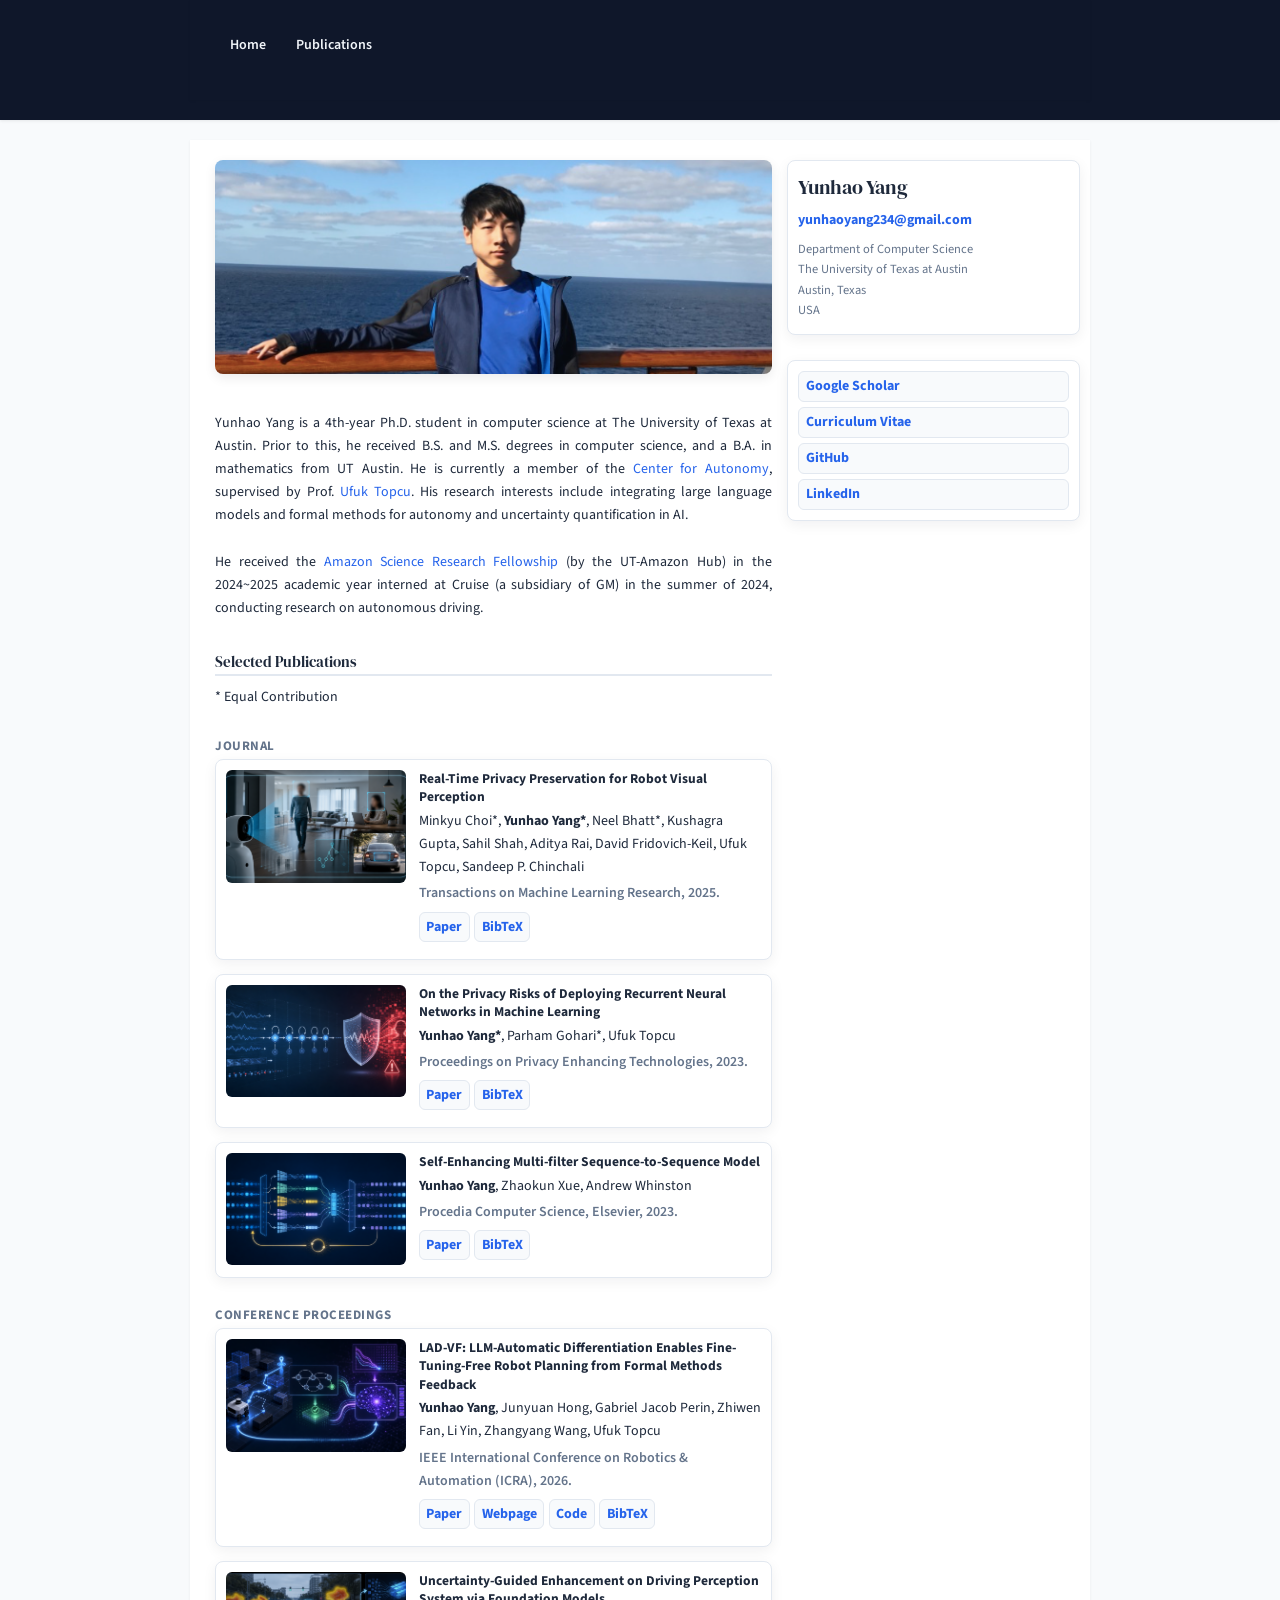
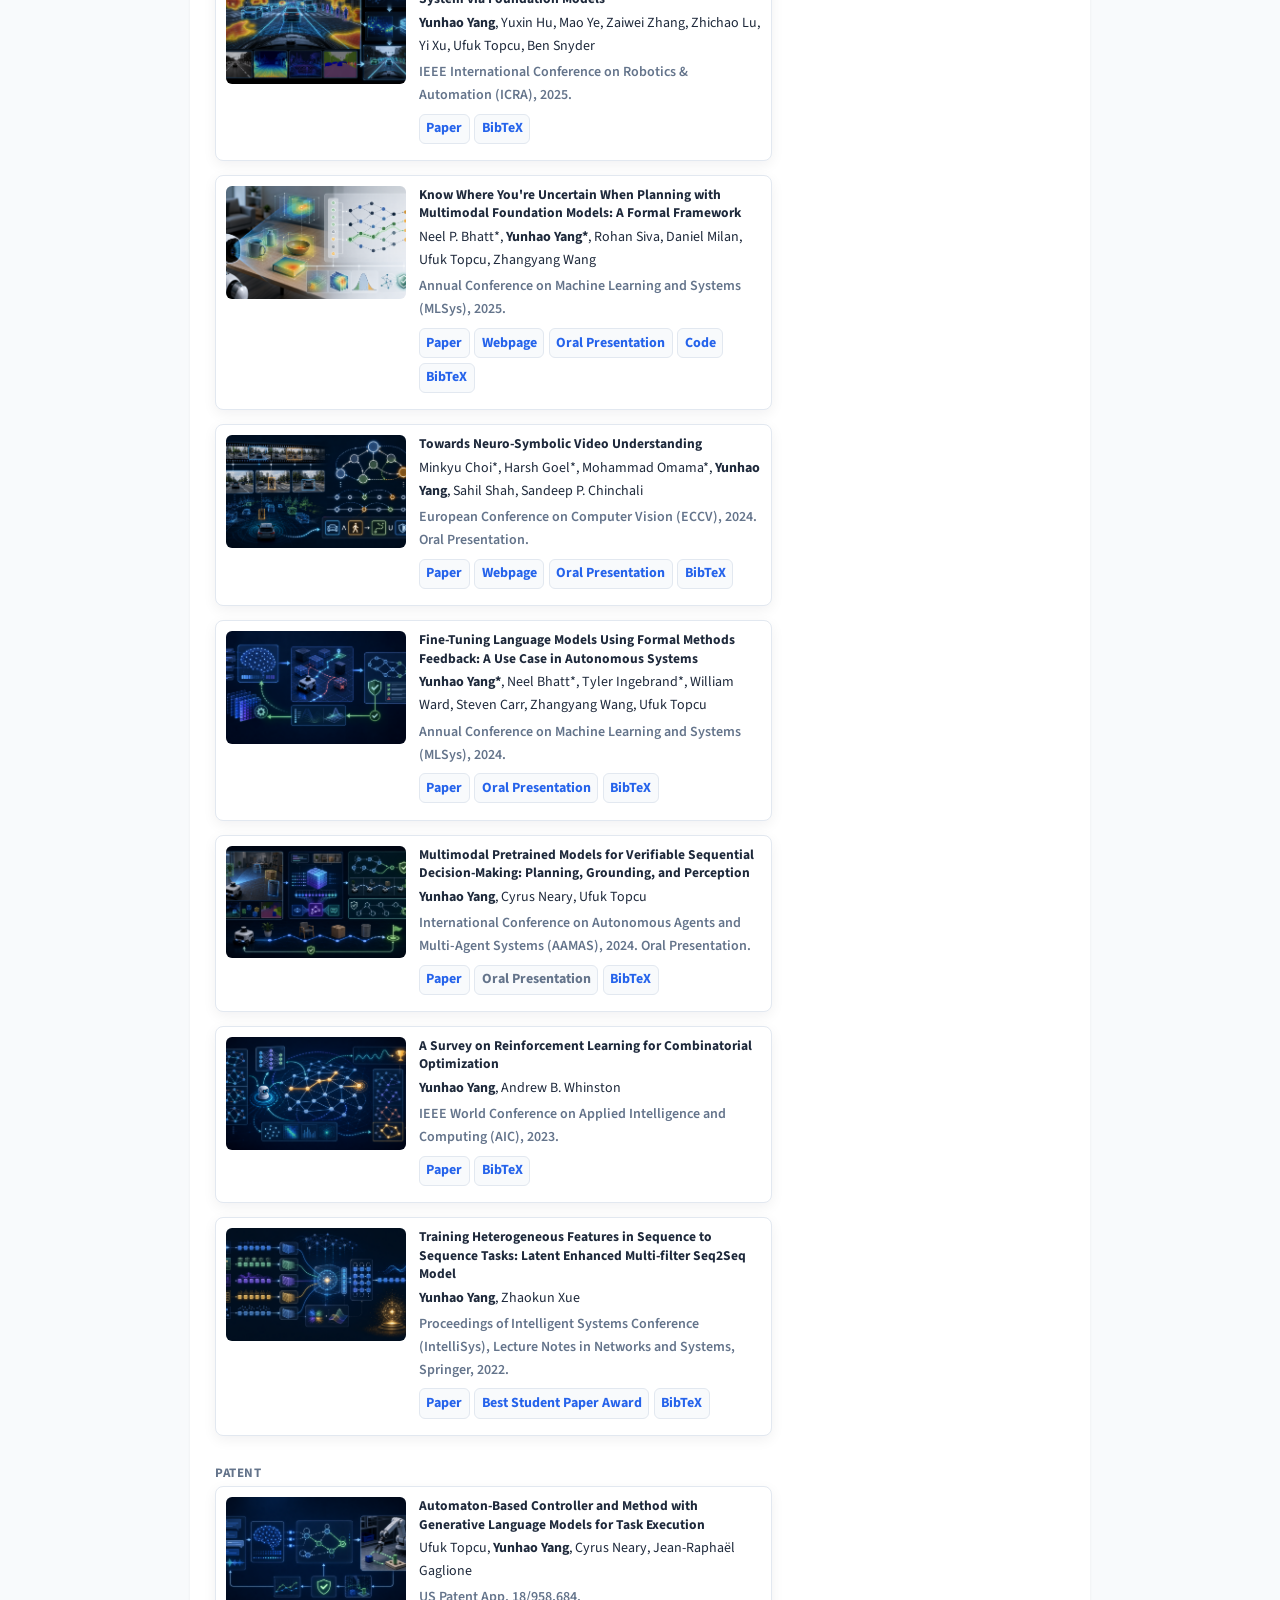
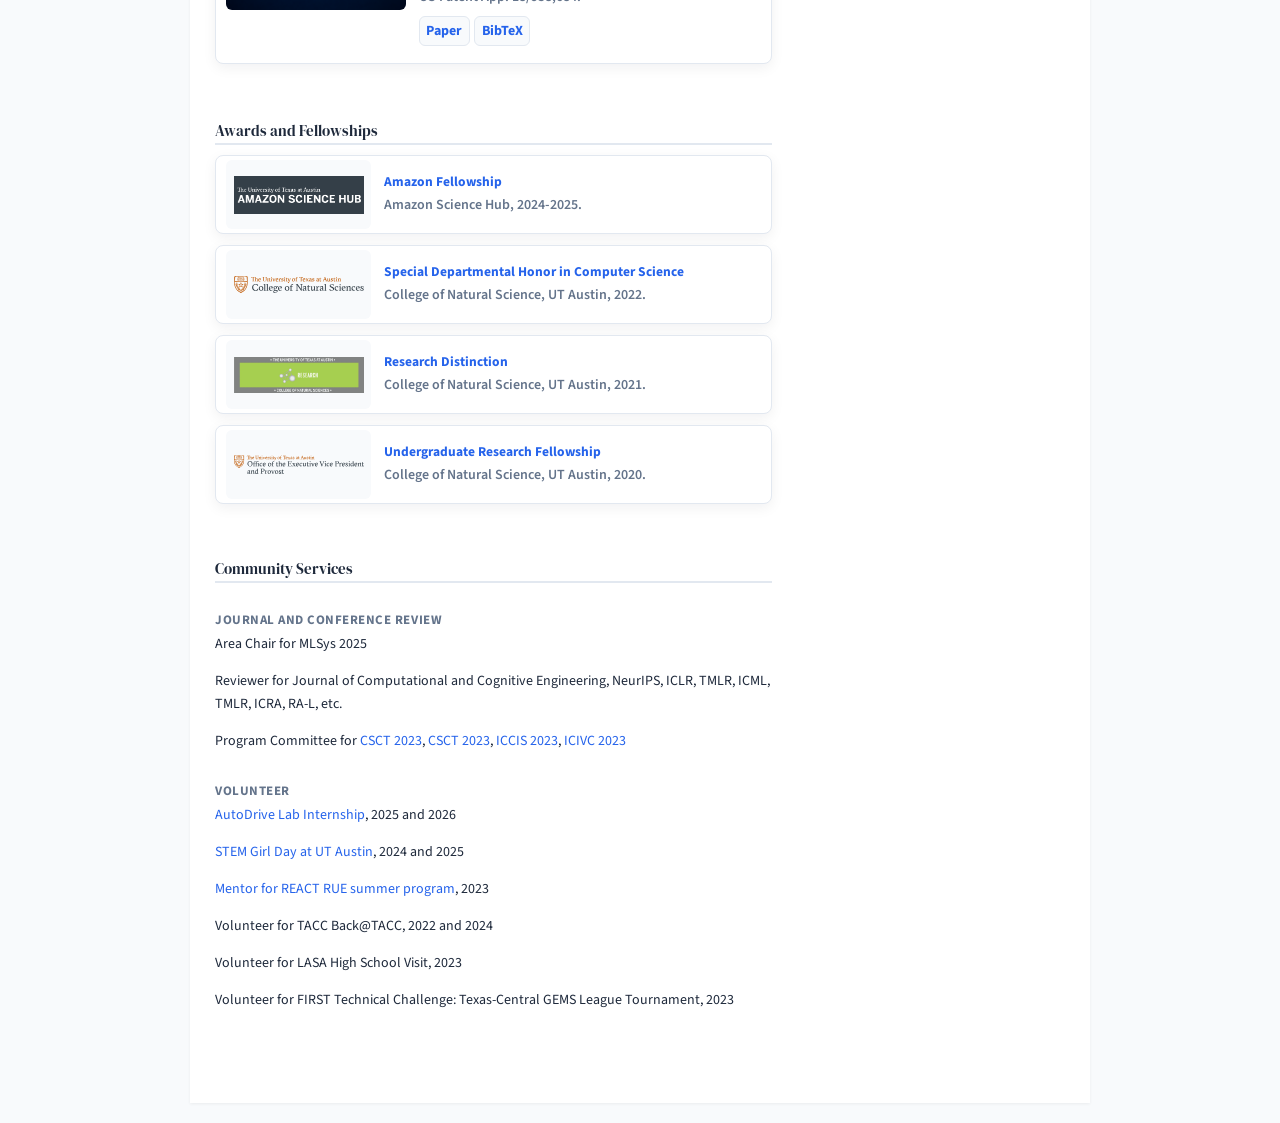
<file: index.html>
<!DOCTYPE html>
<!--
    Plain-Academic by Vasilios Mavroudis
    Released under the Simplified BSD License/FreeBSD (2-clause) License.
    https://github.com/mavroudisv/plain-academic
-->

<html lang="en">
<head>
  <title>Yunhao Yang's Website</title>
  <meta charset="utf-8">
  <meta name="viewport" content="width=device-width, initial-scale=1">
  <link rel="stylesheet" href="https://maxcdn.bootstrapcdn.com/bootstrap/3.3.6/css/bootstrap.min.css">
  <script src="https://ajax.googleapis.com/ajax/libs/jquery/1.12.0/jquery.min.js"></script>
  <script src="https://maxcdn.bootstrapcdn.com/bootstrap/3.3.6/js/bootstrap.min.js"></script>
  <link href="https://fonts.googleapis.com/css2?family=DM+Serif+Display:ital@0;1&family=Source+Sans+3:ital,wght@0,400;0,600;0,700;1,400&display=swap" rel="stylesheet">
  <style>
    :root {
      --accent: #2563eb;
      --accent-soft: #3b82f6;
      --text: #1e293b;
      --text-muted: #64748b;
      --bg-subtle: #f8fafc;
      --border: #e2e8f0;
      --nav-bg: #0f172a;
      --nav-text: #f1f5f9;
    }
    body {
      font-family: 'Source Sans 3', -apple-system, BlinkMacSystemFont, sans-serif;
      color: var(--text);
      line-height: 1.65;
      background: var(--bg-subtle);
    }
    .navbar-inverse,
    .navbar-inverse .navbar-header,
    .navbar-inverse .navbar-collapse,
    .navbar-inverse .container {
      background: var(--nav-bg) !important;
      border: none;
    }
    .navbar-inverse {
      border-radius: 0;
      box-shadow: 0 1px 3px rgba(0,0,0,0.08);
    }
    .navbar-inverse .navbar-toggle {
      border-color: var(--nav-text);
      background: transparent !important;
    }
    .navbar-inverse .navbar-toggle .icon-bar {
      background-color: var(--nav-text);
    }
    .navbar-inverse .navbar-nav > li > a {
      color: var(--nav-text);
      font-weight: 600;
    }
    .navbar-inverse .navbar-nav > li > a:hover {
      color: #93c5fd;
    }
    .container {
      background: #fff;
      box-shadow: 0 1px 3px rgba(0,0,0,0.06);
      padding: 2rem 2.5rem 3rem;
      margin-bottom: 2rem;
    }
    @media (min-width: 768px) {
      .container { max-width: 900px; }
    }
    .img-responsive {
      border-radius: 8px;
      box-shadow: 0 4px 12px rgba(0,0,0,0.08);
      max-height: 320px;
      width: auto;
      object-fit: cover;
    }
    a {
      color: var(--accent);
      text-decoration: none;
    }
    a:hover {
      color: var(--accent-soft);
      text-decoration: underline;
    }
    .col-md-8 > div[style*="margin-top:3%"] {
      margin-top: 1.5rem !important;
      font-size: 1.4rem;
    }
    .col-md-4 .col-md-4:first-of-type {
      padding-left: 0;
    }
    .sidebar-name {
      font-family: 'DM Serif Display', Georgia, serif;
      font-size: 2rem;
      font-weight: 400;
      color: var(--text);
      letter-spacing: -0.02em;
      margin-bottom: 0.5rem;
    }
    .sidebar-block {
      margin-bottom: 1.5rem;
    }
    .profile-card {
      padding: 1rem;
      border: 1px solid var(--border);
      border-radius: 8px;
      background: #ffffff;
      box-shadow: 0 4px 14px rgba(15, 23, 42, 0.06);
    }
    .profile-card + .profile-card {
      margin-top: 1rem;
    }
    .profile-email {
      display: inline-block;
      margin-bottom: 0.65rem;
      font-weight: 700;
    }
    .profile-affiliation {
      margin-bottom: 0;
    }
    .profile-links {
      display: grid;
      gap: 0.5rem;
    }
    .profile-links a {
      display: flex;
      align-items: center;
      min-height: 2.15rem;
      padding: 0.3rem 0.7rem;
      border: 1px solid var(--border);
      border-radius: 6px;
      background: var(--bg-subtle);
      font-weight: 700;
    }
    .profile-links a:hover {
      border-color: #bfdbfe;
      background: #eff6ff;
      text-decoration: none;
    }
    .sidebar-block dd {
      margin-left: 0;
      margin-bottom: 0.4rem;
      font-size: 1.25rem;
    }
    .sidebar-block p {
      font-size: 1.25rem;
      color: var(--text-muted);
      margin-bottom: 0.25rem;
    }
    h2 {
      font-family: 'DM Serif Display', Georgia, serif;
      font-size: 1.5rem;
      color: var(--text);
      margin-top: 2.25rem;
      margin-bottom: 1rem;
      padding-bottom: 0.35rem;
      border-bottom: 2px solid var(--border);
    }
    h2:first-of-type { margin-top: 0; }
    #publications { margin-top: 2.5rem; }
    h3 {
      font-size: 1.3rem;
      font-weight: 700;
      color: var(--text-muted);
      text-transform: uppercase;
      letter-spacing: 0.04em;
      margin-top: 2rem;
      margin-bottom: 0.6rem;
    }
    header h3 { margin-top: 3rem; }
    .col-md-8 p {
      margin-bottom: 0.9rem;
    }
    #publications ~ p {
      margin-bottom: 1.4rem;
    }
    .pub-card {
      display: flex;
      gap: 1.25rem;
      align-items: flex-start;
      padding: 1rem;
      margin-bottom: 1.4rem;
      border: 1px solid var(--border);
      border-radius: 8px;
      background: #ffffff;
      box-shadow: 0 4px 14px rgba(15, 23, 42, 0.06);
    }
    .pub-thumb {
      flex: 0 0 180px;
      aspect-ratio: 16 / 10;
      overflow: hidden;
      border-radius: 6px;
      background: var(--bg-subtle);
    }
    .pub-thumb img {
      width: 100%;
      height: 100%;
      object-fit: cover;
      display: block;
    }
    .pub-content {
      flex: 1;
      min-width: 0;
    }
    .pub-title {
      font-weight: 700;
      font-size: 1.35rem;
      line-height: 1.35;
      margin-bottom: 0.35rem;
    }
    .pub-authors {
      margin-bottom: 0.3rem;
    }
    .pub-venue {
      color: var(--text-muted);
      font-weight: 600;
      margin-bottom: 0.65rem;
    }
    .pub-links {
      display: flex;
      flex-wrap: wrap;
      gap: 0.45rem;
      margin-bottom: 0.65rem;
    }
    .pub-links a,
    .pub-badge,
    .pub-bibtex summary {
      display: inline-flex;
      align-items: center;
      min-height: 2rem;
      padding: 0.25rem 0.65rem;
      border: 1px solid var(--border);
      border-radius: 6px;
      color: var(--accent);
      background: var(--bg-subtle);
      font-weight: 700;
      cursor: pointer;
    }
    .pub-badge {
      color: var(--text-muted);
      cursor: default;
    }
    .pub-links a:hover,
    .pub-bibtex summary:hover {
      border-color: #bfdbfe;
      background: #eff6ff;
      text-decoration: none;
    }
    .pub-bibtex {
      display: inline-block;
      margin: 0;
    }
    .pub-bibtex pre {
      margin: 0.65rem 0 0;
      padding: 0.85rem;
      white-space: pre-wrap;
      word-break: break-word;
      color: #334155;
      background: #f8fafc;
      border: 1px solid var(--border);
      border-radius: 6px;
      font-size: 1.15rem;
      line-height: 1.45;
    }
    .award-card {
      display: flex;
      gap: 1.25rem;
      align-items: center;
      padding: 4px 1rem;
      margin-bottom: 1.1rem;
      border: 1px solid var(--border);
      border-radius: 8px;
      background: #ffffff;
      box-shadow: 0 4px 14px rgba(15, 23, 42, 0.06);
    }
    .award-logo {
      flex: 0 0 145px;
      min-height: 64px;
      display: flex;
      align-items: center;
      justify-content: center;
      padding: 2.5px 0.75rem;
      border-radius: 6px;
      background: var(--bg-subtle);
    }
    .award-logo img {
      width: auto;
      height: 64px;
      max-width: 100%;
      object-fit: contain;
      display: block;
    }
    .award-content {
      flex: 1;
      min-width: 0;
    }
    .award-title {
      font-weight: 700;
      font-size: 1.35rem;
      line-height: 1.35;
      margin-bottom: 0.25rem;
    }
    .award-meta {
      color: var(--text-muted);
      font-weight: 600;
    }
    @media (max-width: 767px) {
      .pub-card {
        flex-direction: column;
      }
      .pub-thumb {
        width: 100%;
        flex-basis: auto;
      }
      .award-card {
        align-items: flex-start;
      }
      .award-logo {
        flex: 0 0 115px;
      }
    }
    .col-md-8[style*="height: 100vh"] {
      height: auto !important;
    }
    html { scroll-behavior: smooth; }
  </style>
</head>
<body>


<!-- Navigation -->
	<nav class="navbar navbar-inverse navbar-static-top" role="navigation">
	  <div class="container">
		<div class="navbar-header">
		  <button type="button" class="navbar-toggle collapsed" data-toggle="collapse" data-target="#bs-example-navbar-collapse-1">
						<span class="sr-only">Toggle navigation</span>
						<span class="icon-bar"></span>
						<span class="icon-bar"></span>
						<span class="icon-bar"></span>
					</button>
		</div>

		<!-- Collect the nav links, forms, and other content for toggling -->
		<div class="collapse navbar-collapse" id="bs-example-navbar-collapse-1">
		  <ul class="nav navbar-nav">
				  <li><a href="index.html">Home</a></li>
				  <li><a href="#publications">Publications</a></li> 
		  </ul>
		</div>
	  </div>
	</nav>
  
  <!-- Page Content -->
    <div class="container">

        <div class="row">

            <!-- Entries Column -->
            <div class="col-md-8" style="height: 100vh;">
                
                <!-- Main Image -->
                <img class="img-responsive" src="pic3.png" alt=""><br>
                
                <div style="margin-top:3%; text-align:justify;">                
					<p>Yunhao Yang is a 4th-year Ph.D. student in computer science at The University of Texas at Austin. Prior to this, he received B.S. and M.S. degrees in computer science, and a B.A. in mathematics from UT Austin. 
                        He is currently a member of the <a href="https://autonomy.oden.utexas.edu">Center for Autonomy</a>, supervised by Prof. <a href="https://scholar.google.com/citations?user=jeNGFfQAAAAJ&hl=en">Ufuk Topcu</a>. 
                        His research interests include integrating large language models and formal methods for autonomy and uncertainty quantification in AI.
                        <br>
                        <br>
                        He received the <a href="https://sciencehub.utexas.edu/phd-fellowship-recipients/" target="_blank">Amazon Science Research Fellowship</a> (by the UT-Amazon Hub) in the 2024~2025 academic year 
                        interned at Cruise (a subsidiary of GM) in the summer of 2024, conducting research on autonomous driving.
                    </p>
                </div>
            </div> 

            <!-- Contact Info on the Sidebar -->
            <div class="col-md-4 sidebar-block profile-card">
                <div class="sidebar-name">Yunhao Yang</div>
                <a class="profile-email" href="mailto:yunhaoyang234@gmail.com">yunhaoyang234@gmail.com</a>
                <p class="profile-affiliation">Department of Computer Science<br>
                The University of Texas at Austin<br>
                Austin, Texas<br>
                USA
                </p>
            </div>
            
            
            <!-- Links on the Sidebar -->
            <div class="col-md-4 sidebar-block profile-card">
              <div class="profile-links">
                <a href="https://scholar.google.com/citations?user=hEKrDSEAAAAJ&hl=en" target="_blank" rel="noopener noreferrer">Google Scholar</a>
                <a href="https://yunhaoyang234.github.io/cv.pdf" target="_blank" rel="noopener noreferrer">Curriculum Vitae</a>
                <a href="https://github.com/yunhaoyang234" target="_blank" rel="noopener noreferrer">GitHub</a>
                <a href="https://www.linkedin.com/in/yunhao-yang-755a7a159/" target="_blank" rel="noopener noreferrer">LinkedIn</a>
              </div>
            </div>
            
            
            <!-- Publications -->
            <div class="col-md-8" style="height: 100vh;">    
                <h2 id="publications">Selected Publications</h2>
                
                <p>
                  * Equal Contribution
                </p>

                <header>
                    <h3>Journal</h3>
                </header>
                
                <article class="pub-card">
                    <div class="pub-thumb">
                        <img src="images/privacy-robot-perception.png" alt="Robot visual perception privacy preservation thumbnail">
                    </div>
                    <div class="pub-content">
                        <div class="pub-title">Real-Time Privacy Preservation for Robot Visual Perception</div>
                        <div class="pub-authors">Minkyu Choi*, <b>Yunhao Yang*</b>, Neel Bhatt*, Kushagra Gupta, Sahil Shah, Aditya Rai, David Fridovich-Keil, Ufuk Topcu, Sandeep P. Chinchali</div>
                        <div class="pub-venue">Transactions on Machine Learning Research, 2025.</div>
                        <div class="pub-links">
                            <a href="https://openreview.net/forum?id=uMf2vn8396" target="_blank" rel="noopener noreferrer">Paper</a>
                            <details class="pub-bibtex">
                                <summary>BibTeX</summary>
<pre>@article{choi2025real,
  title={Real-Time Privacy Preservation for Robot Visual Perception},
  author={Choi, Minkyu and Yang, Yunhao and Bhatt, Neel P. and Gupta, Kushagra and Shah, Sahil and Rai, Aditya and Fridovich-Keil, David and Topcu, Ufuk and Chinchali, Sandeep P.},
  journal={Transactions on Machine Learning Research},
  year={2025},
  url={https://openreview.net/forum?id=uMf2vn8396}
}</pre>
                            </details>
                        </div>
                    </div>
                </article>

                <article class="pub-card">
                    <div class="pub-thumb">
                        <img src="images/rnn-privacy-risks.png" alt="Privacy risks in recurrent neural networks thumbnail">
                    </div>
                    <div class="pub-content">
                        <div class="pub-title">On the Privacy Risks of Deploying Recurrent Neural Networks in Machine Learning</div>
                        <div class="pub-authors"><b>Yunhao Yang*</b>, Parham Gohari*, Ufuk Topcu</div>
                        <div class="pub-venue">Proceedings on Privacy Enhancing Technologies, 2023.</div>
                        <div class="pub-links">
                            <a href="https://arxiv.org/abs/2110.03054" target="_blank" rel="noopener noreferrer">Paper</a>
                            <details class="pub-bibtex">
                                <summary>BibTeX</summary>
<pre>@article{yang2023privacy,
  title={On the Privacy Risks of Deploying Recurrent Neural Networks in Machine Learning},
  author={Yang, Yunhao and Gohari, Parham and Topcu, Ufuk},
  journal={Proceedings on Privacy Enhancing Technologies},
  year={2023},
  url={https://arxiv.org/abs/2110.03054}
}</pre>
                            </details>
                        </div>
                    </div>
                </article>

                <article class="pub-card">
                    <div class="pub-thumb">
                        <img src="images/self-enhancing-seq2seq.png" alt="Self-enhancing sequence-to-sequence model thumbnail">
                    </div>
                    <div class="pub-content">
                        <div class="pub-title">Self-Enhancing Multi-filter Sequence-to-Sequence Model</div>
                        <div class="pub-authors"><b>Yunhao Yang</b>, Zhaokun Xue, Andrew Whinston</div>
                        <div class="pub-venue">Procedia Computer Science, Elsevier, 2023.</div>
                        <div class="pub-links">
                            <a href="https://arxiv.org/abs/2109.12399" target="_blank" rel="noopener noreferrer">Paper</a>
                            <details class="pub-bibtex">
                                <summary>BibTeX</summary>
<pre>@article{yang2023selfenhancing,
  title={Self-Enhancing Multi-filter Sequence-to-Sequence Model},
  author={Yang, Yunhao and Xue, Zhaokun and Whinston, Andrew},
  journal={Procedia Computer Science},
  publisher={Elsevier},
  year={2023},
  url={https://arxiv.org/abs/2109.12399}
}</pre>
                            </details>
                        </div>
                    </div>
                </article>

                <header>
                    <h3>Conference Proceedings</h3>
                </header>
                <article class="pub-card">
                    <div class="pub-thumb">
                        <img src="images/lad-vf.png" alt="LAD-VF robot planning thumbnail">
                    </div>
                    <div class="pub-content">
                        <div class="pub-title">LAD-VF: LLM-Automatic Differentiation Enables Fine-Tuning-Free Robot Planning from Formal Methods Feedback</div>
                        <div class="pub-authors"><b>Yunhao Yang</b>, Junyuan Hong, Gabriel Jacob Perin, Zhiwen Fan, Li Yin, Zhangyang Wang, Ufuk Topcu</div>
                        <div class="pub-venue">IEEE International Conference on Robotics &amp; Automation (ICRA), 2026.</div>
                        <div class="pub-links">
                            <a href="https://arxiv.org/pdf/2509.18384" target="_blank" rel="noopener noreferrer">Paper</a>
                            <a href="https://lad-vf.github.io/" target="_blank" rel="noopener noreferrer">Webpage</a>
                            <a href="https://github.com/gabjp/adalflow_safety" target="_blank" rel="noopener noreferrer">Code</a>
                            <details class="pub-bibtex">
                                <summary>BibTeX</summary>
<pre>@inproceedings{yang2026ladvf,
  title={LAD-VF: LLM-Automatic Differentiation Enables Fine-Tuning-Free Robot Planning from Formal Methods Feedback},
  author={Yang, Yunhao and Hong, Junyuan and Perin, Gabriel Jacob and Fan, Zhiwen and Yin, Li and Wang, Zhangyang and Topcu, Ufuk},
  booktitle={IEEE International Conference on Robotics and Automation},
  year={2026},
  url={https://lad-vf.github.io/}
}</pre>
                            </details>
                        </div>
                    </div>
                </article>

                <article class="pub-card">
                    <div class="pub-thumb">
                        <img src="images/driving-perception-uncertainty.png" alt="Uncertainty-guided driving perception thumbnail">
                    </div>
                    <div class="pub-content">
                        <div class="pub-title">Uncertainty-Guided Enhancement on Driving Perception System via Foundation Models</div>
                        <div class="pub-authors"><b>Yunhao Yang</b>, Yuxin Hu, Mao Ye, Zaiwei Zhang, Zhichao Lu, Yi Xu, Ufuk Topcu, Ben Snyder</div>
                        <div class="pub-venue">IEEE International Conference on Robotics &amp; Automation (ICRA), 2025.</div>
                        <div class="pub-links">
                            <a href="https://arxiv.org/pdf/2410.01144" target="_blank" rel="noopener noreferrer">Paper</a>
                            <details class="pub-bibtex">
                                <summary>BibTeX</summary>
<pre>@inproceedings{yang2025uncertaintyguided,
  title={Uncertainty-Guided Enhancement on Driving Perception System via Foundation Models},
  author={Yang, Yunhao and Hu, Yuxin and Ye, Mao and Zhang, Zaiwei and Lu, Zhichao and Xu, Yi and Topcu, Ufuk and Snyder, Ben},
  booktitle={IEEE International Conference on Robotics and Automation},
  year={2025},
  url={https://arxiv.org/abs/2410.01144}
}</pre>
                            </details>
                        </div>
                    </div>
                </article>

                <article class="pub-card">
                    <div class="pub-thumb">
                        <img src="images/uncertainty-planning.png" alt="Uncertainty-aware multimodal planning thumbnail">
                    </div>
                    <div class="pub-content">
                        <div class="pub-title">Know Where You're Uncertain When Planning with Multimodal Foundation Models: A Formal Framework</div>
                        <div class="pub-authors">Neel P. Bhatt*, <b>Yunhao Yang*</b>, Rohan Siva, Daniel Milan, Ufuk Topcu, Zhangyang Wang</div>
                        <div class="pub-venue">Annual Conference on Machine Learning and Systems (MLSys), 2025.</div>
                        <div class="pub-links">
                            <a href="https://openreview.net/pdf/750774ad7b26f2cab7dc975ca051390aff5ff20c.pdf" target="_blank" rel="noopener noreferrer">Paper</a>
                            <a href="https://uncertainty-in-planning.github.io/" target="_blank" rel="noopener noreferrer">Webpage</a>
                            <a href="https://slideslive.com/39042985/know-where-youre-uncertain-when-planning-with-multimodal-foundation-models-a-formal-framework" target="_blank" rel="noopener noreferrer">Oral Presentation</a>
                            <a href="https://github.com/uncertainty-in-planning/uncertainty-in-planning.github.io?tab=readme-ov-file" target="_blank" rel="noopener noreferrer">Code</a>
                            <details class="pub-bibtex">
                                <summary>BibTeX</summary>
<pre>@inproceedings{bhatt2025know,
  title={Know Where You're Uncertain When Planning with Multimodal Foundation Models: A Formal Framework},
  author={Bhatt, Neel P. and Yang, Yunhao and Siva, Rohan and Milan, Daniel and Topcu, Ufuk and Wang, Zhangyang},
  booktitle={Proceedings of the 8th Annual Conference on Machine Learning and Systems},
  year={2025},
  url={https://uncertainty-in-planning.github.io/}
}</pre>
                            </details>
                        </div>
                    </div>
                </article>

                <article class="pub-card">
                    <div class="pub-thumb">
                        <img src="images/neuro-symbolic-video.png" alt="Neuro-symbolic video understanding thumbnail">
                    </div>
                    <div class="pub-content">
                        <div class="pub-title">Towards Neuro-Symbolic Video Understanding</div>
                        <div class="pub-authors">Minkyu Choi*, Harsh Goel*, Mohammad Omama*, <b>Yunhao Yang</b>, Sahil Shah, Sandeep P. Chinchali</div>
                        <div class="pub-venue">European Conference on Computer Vision (ECCV), 2024. Oral Presentation.</div>
                        <div class="pub-links">
                            <a href="https://arxiv.org/abs/2403.11021" target="_blank" rel="noopener noreferrer">Paper</a>
                            <a href="https://anoymousu1.github.io/nsvs-anonymous.github.io/" target="_blank" rel="noopener noreferrer">Webpage</a>
                            <a href="https://www.youtube.com/watch?v=p8Lvt-Gacu0" target="_blank" rel="noopener noreferrer">Oral Presentation</a>
                            <details class="pub-bibtex">
                                <summary>BibTeX</summary>
<pre>@inproceedings{choi2024towards,
  title={Towards Neuro-Symbolic Video Understanding},
  author={Choi, Minkyu and Goel, Harsh and Omama, Mohammad and Yang, Yunhao and Shah, Sahil and Chinchali, Sandeep P.},
  booktitle={European Conference on Computer Vision},
  year={2024}
}</pre>
                            </details>
                        </div>
                    </div>
                </article>

                <article class="pub-card">
                    <div class="pub-thumb">
                        <img src="images/formal-methods-feedback.png" alt="Formal methods feedback for language model fine-tuning thumbnail">
                    </div>
                    <div class="pub-content">
                        <div class="pub-title">Fine-Tuning Language Models Using Formal Methods Feedback: A Use Case in Autonomous Systems</div>
                        <div class="pub-authors"><b>Yunhao Yang*</b>, Neel Bhatt*, Tyler Ingebrand*, William Ward, Steven Carr, Zhangyang Wang, Ufuk Topcu</div>
                        <div class="pub-venue">Annual Conference on Machine Learning and Systems (MLSys), 2024.</div>
                        <div class="pub-links">
                            <a href="https://arxiv.org/abs/2310.18239" target="_blank" rel="noopener noreferrer">Paper</a>
                            <a href="https://mlsys.org/virtual/2024/poster/2657" target="_blank" rel="noopener noreferrer">Oral Presentation</a>
                            <details class="pub-bibtex">
                                <summary>BibTeX</summary>
<pre>@inproceedings{yang2024finetuning,
  title={Fine-Tuning Language Models Using Formal Methods Feedback: A Use Case in Autonomous Systems},
  author={Yang, Yunhao and Bhatt, Neel and Ingebrand, Tyler and Ward, William and Carr, Steven and Wang, Zhangyang and Topcu, Ufuk},
  booktitle={Annual Conference on Machine Learning and Systems},
  year={2024},
  url={https://arxiv.org/abs/2310.18239}
}</pre>
                            </details>
                        </div>
                    </div>
                </article>

                <article class="pub-card">
                    <div class="pub-thumb">
                        <img src="images/verifiable-decision-making.png" alt="Verifiable sequential decision-making thumbnail">
                    </div>
                    <div class="pub-content">
                        <div class="pub-title">Multimodal Pretrained Models for Verifiable Sequential Decision-Making: Planning, Grounding, and Perception</div>
                        <div class="pub-authors"><b>Yunhao Yang</b>, Cyrus Neary, Ufuk Topcu</div>
                        <div class="pub-venue">International Conference on Autonomous Agents and Multi-Agent Systems (AAMAS), 2024. Oral Presentation.</div>
                        <div class="pub-links">
                            <a href="https://arxiv.org/abs/2308.05295" target="_blank" rel="noopener noreferrer">Paper</a>
                            <span class="pub-badge">Oral Presentation</span>
                            <details class="pub-bibtex">
                                <summary>BibTeX</summary>
<pre>@inproceedings{yang2024multimodal,
  title={Multimodal Pretrained Models for Verifiable Sequential Decision-Making: Planning, Grounding, and Perception},
  author={Yang, Yunhao and Neary, Cyrus and Topcu, Ufuk},
  booktitle={International Conference on Autonomous Agents and Multi-Agent Systems},
  year={2024},
  url={https://arxiv.org/abs/2308.05295}
}</pre>
                            </details>
                        </div>
                    </div>
                </article>

                <article class="pub-card">
                    <div class="pub-thumb">
                        <img src="images/rl-combinatorial-optimization.png" alt="Reinforcement learning for combinatorial optimization thumbnail">
                    </div>
                    <div class="pub-content">
                        <div class="pub-title">A Survey on Reinforcement Learning for Combinatorial Optimization</div>
                        <div class="pub-authors"><b>Yunhao Yang</b>, Andrew B. Whinston</div>
                        <div class="pub-venue">IEEE World Conference on Applied Intelligence and Computing (AIC), 2023.</div>
                        <div class="pub-links">
                            <a href="https://arxiv.org/abs/2008.12248" target="_blank" rel="noopener noreferrer">Paper</a>
                            <details class="pub-bibtex">
                                <summary>BibTeX</summary>
<pre>@inproceedings{yang2023survey,
  title={A Survey on Reinforcement Learning for Combinatorial Optimization},
  author={Yang, Yunhao and Whinston, Andrew B.},
  booktitle={IEEE World Conference on Applied Intelligence and Computing},
  year={2023},
  url={https://arxiv.org/abs/2008.12248}
}</pre>
                            </details>
                        </div>
                    </div>
                </article>

                <!-- <p>
                    <b>Yunhao Yang</b>, Yi Wang, Chandrajit Bajaj. <a href="https://arxiv.org/abs/2104.00253" target="_blank">Deep Contrastive Patch-Based Subspace Learning for Camera Image Signal Processing</a>
                    <br> IEEE World Conference on Applied Intelligence and Computing (AIC) 2023. <b style="color:blue;">Best Paper Award</b>
                </p> -->

                <!-- <p>
                    Chandrajit Bajaj*, <b>Yunhao Yang*</b> and Yi Wang*. <a href="https://arxiv.org/abs/2111.07499" target="_blank">Recursive Self-Improvement for Camera Image and Signal Processing Pipeline</a>
                    <br> International Conference on Advances in Data-driven Computing and Intelligent Systems (ADCIS) 2022. Lecture Notes in Networks and Systems, Springer.
                </p> -->

                <article class="pub-card">
                    <div class="pub-thumb">
                        <img src="images/latent-enhanced-seq2seq.png" alt="Latent enhanced multi-filter sequence-to-sequence model thumbnail">
                    </div>
                    <div class="pub-content">
                        <div class="pub-title">Training Heterogeneous Features in Sequence to Sequence Tasks: Latent Enhanced Multi-filter Seq2Seq Model</div>
                        <div class="pub-authors"><b>Yunhao Yang</b>, Zhaokun Xue</div>
                        <div class="pub-venue">Proceedings of Intelligent Systems Conference (IntelliSys), Lecture Notes in Networks and Systems, Springer, 2022.</div>
                        <div class="pub-links">
                            <a href="https://arxiv.org/abs/2105.08840" target="_blank" rel="noopener noreferrer">Paper</a>
                            <a href="https://saiconference.com/Conferences/IntelliSys2022" target="_blank" rel="noopener noreferrer">Best Student Paper Award</a>
                            <details class="pub-bibtex">
                                <summary>BibTeX</summary>
<pre>@inproceedings{yang2022training,
  title={Training Heterogeneous Features in Sequence to Sequence Tasks: Latent Enhanced Multi-filter Seq2Seq Model},
  author={Yang, Yunhao and Xue, Zhaokun},
  booktitle={Proceedings of Intelligent Systems Conference},
  series={Lecture Notes in Networks and Systems},
  publisher={Springer},
  year={2022},
  url={https://arxiv.org/abs/2105.08840}
}</pre>
                            </details>
                        </div>
                    </div>
                </article>

                <!-- <p>
                    <b>Yunhao Yang</b> and Zhaokun Xue. <a href="https://arxiv.org/abs/2105.08840v1" target="_blank">Representation Learning in Sequence to Sequence Tasks: Multi-filter Gaussian Mixture Autoencoder</a>
                    <br> Proceedings of Future Technologies Conference (FTC) 2021. Lecture Notes in Networks and Systems, Springer.
                </p>

                <p>
                    <b>Yunhao Yang</b> and Andrew B Whinston. <a href="https://arxiv.org/abs/2011.03667" target="_blank">Identifying Mislabeled Images in Supervised Learning Utilizing Autoencoder</a>
                    <br>Proceedings of Future Technologies Conference (FTC) 2021. Lecture Notes in Networks and Systems, Springer.
                </p> -->

                <!-- <header>
                    <h3>Workshop</h3>
                </header>
                <p>
                    <b>Yunhao Yang*</b>, Neel Bhatt*, Tyler Ingebrand*, William Ward, Steven Carr, Zhangyang Wang and Ufuk Topcu. <a href="https://openreview.net/forum?id=fWkTKHWfie" target="_blank">Fine-Tuning Language Models Using Formal Methods Feedback</a>
                    <br> Neuro-Symbolic Learning and Reasoning in the Era of Large Language Models, NuCLeaR@AAAI 2024.
                </p>

                <p>
                    <b>Yunhao Yang</b>, Cyrus Neary and Ufuk Topcu. <a href="https://openreview.net/forum?id=ilSesSBQDh" target="_blank">Multimodal Pretrained Models for Verifiable Sequential Decision-Making: Planning, Grounding, and Perception</a>
                    <br> Foundation Models for Decision Making, FMDM@NeurIPS 2023.
                </p>

                <p>
                    <b>Yunhao Yang</b>, Jean-Raphael Gaglione, Cyrus Neary and Ufuk Topcu. <a href="https://openreview.net/forum?id=3IDdNlRbwk" target="_blank">Large Language Models for Verifiable Sequential Decision-Making in Autonomous Systems</a>
                    <br> Workshop on Language and Robot Learning Language as Grounding, LangRob@CoRL 2023.
                </p> -->

                <header>
                    <h3>Patent</h3>
                </header>

                <article class="pub-card">
                    <div class="pub-thumb">
                        <img src="images/automaton-controller-patent.png" alt="Automaton-based controller patent thumbnail">
                    </div>
                    <div class="pub-content">
                        <div class="pub-title">Automaton-Based Controller and Method with Generative Language Models for Task Execution</div>
                        <div class="pub-authors">Ufuk Topcu, <b>Yunhao Yang</b>, Cyrus Neary, Jean-Raphaël Gaglione</div>
                        <div class="pub-venue">US Patent App. 18/958,684.</div>
                        <div class="pub-links">
                            <a href="https://patents.google.com/patent/US20250172913A1/en" target="_blank" rel="noopener noreferrer">Paper</a>
                            <details class="pub-bibtex">
                                <summary>BibTeX</summary>
<pre>@misc{topcu2025automaton,
  title={Automaton-Based Controller and Method with Generative Language Models for Task Execution},
  author={Topcu, Ufuk and Yang, Yunhao and Neary, Cyrus and Gaglione, Jean-Raphael},
  howpublished={US Patent App. 18/958,684},
  year={2025},
  url={https://patents.google.com/patent/US20250172913A1/en}
}</pre>
                            </details>
                        </div>
                    </div>
                </article>

                <br>

                <h2 id="awards">Awards and Fellowships</h2>
                <article class="award-card">
                    <div class="award-logo">
                        <img src="images/amazon.png" alt="Amazon logo">
                    </div>
                    <div class="award-content">
                        <div class="award-title"><a href="https://sciencehub.utexas.edu/phd-fellowship-recipients/" target="_blank" rel="noopener noreferrer">Amazon Fellowship</a></div>
                        <div class="award-meta">Amazon Science Hub, 2024-2025.</div>
                    </div>
                </article>
                <article class="award-card">
                    <div class="award-logo">
                        <img src="images/cns-logo.svg" alt="College of Natural Sciences logo">
                    </div>
                    <div class="award-content">
                        <div class="award-title"><a href="https://cns.utexas.edu/info-undergraduate-students/events-recognition/other-academic-honors" target="_blank" rel="noopener noreferrer">Special Departmental Honor in Computer Science</a></div>
                        <div class="award-meta">College of Natural Science, UT Austin, 2022.</div>
                    </div>
                </article>
                <article class="award-card">
                    <div class="award-logo">
                        <img src="images/research.jpg.webp" alt="Research Distinction logo">
                    </div>
                    <div class="award-content">
                        <div class="award-title"><a href="https://cns.utexas.edu/info-undergraduate-students/events-recognition/cns-distinctions" target="_blank" rel="noopener noreferrer">Research Distinction</a></div>
                        <div class="award-meta">College of Natural Science, UT Austin, 2021.</div>
                    </div>
                </article>
                <article class="award-card">
                    <div class="award-logo">
                        <img src="images/undergrad-fellow.svg" alt="Undergraduate Research Fellowship logo">
                    </div>
                    <div class="award-content">
                        <div class="award-title"><a href="https://senateofcollegecouncils.utexas.edu/undergraduate-research-scholarship" target="_blank" rel="noopener noreferrer">Undergraduate Research Fellowship</a></div>
                        <div class="award-meta">College of Natural Science, UT Austin, 2020.</div>
                    </div>
                </article>

                <br>

                <h2 id="services">Community Services</h2>
                <header>
                    <h3>Journal and Conference Review</h3>
                </header>
                <p>Area Chair for MLSys 2025</p>
                <p>Reviewer for Journal of Computational and Cognitive Engineering, NeurIPS, ICLR, TMLR, ICML, TMLR, ICRA, RA-L, etc.</p>
                <p>Program Committee for <a href="https://drive.google.com/file/d/1HNU3H3iJ7LRGSAuc7MX2scwFEOavLDG3/view" target="_blank">CSCT 2023</a>,
                <a href="https://drive.google.com/file/d/1HNU3H3iJ7LRGSAuc7MX2scwFEOavLDG3/view" target="_blank">CSCT 2023</a>,
                <a href="https://drive.google.com/file/d/1wEHe76nMONxgF-5Ve0fbuZxBB-_FoKU7/view" target="_blank">ICCIS 2023</a>,
                <a href="https://drive.google.com/file/d/1plSF3BWE0hNbr-wc5pJ6psLLXPCC0ZSQ/view" target="_blank">ICIVC 2023</a> </p>

                <header>
                    <h3>Volunteer</h3>
                </header>
                <p>
                  <a href="https://yunhaoyang234.github.io/OutreachReportFall2025.pdf" target="_blank">AutoDrive Lab Internship</a>, 2025 and 2026
              </p>
                <p>
                    <a href="https://girlday.utexas.edu/" target="_blank">STEM Girl Day at UT Austin</a>, 2024 and 2025
                </p>
                <p>
                    <a href="https://yunhaoyang234.github.io/2023%20REACT%20REU.pdf" target="_blank">Mentor for REACT RUE summer program</a>, 2023
                </p>
                <p>
                    Volunteer for TACC Back@TACC, 2022 and 2024
                </p>
                <p>
                    Volunteer for LASA High School Visit, 2023
                </p>
                <p>
                    Volunteer for FIRST Technical Challenge: Texas-Central GEMS League Tournament, 2023
                </p>

                <br>
                <br>
            </div>

            
        </div>


    </div>
    <!-- /.container -->
    
    <!-- Other people may like it too! -->
    <a style="color:#b5bec9;font-size:0.8em; float:right;" href="https://github.com/mavroudisv/plain-academic"></a> 
    
</body>

</html>
</file>
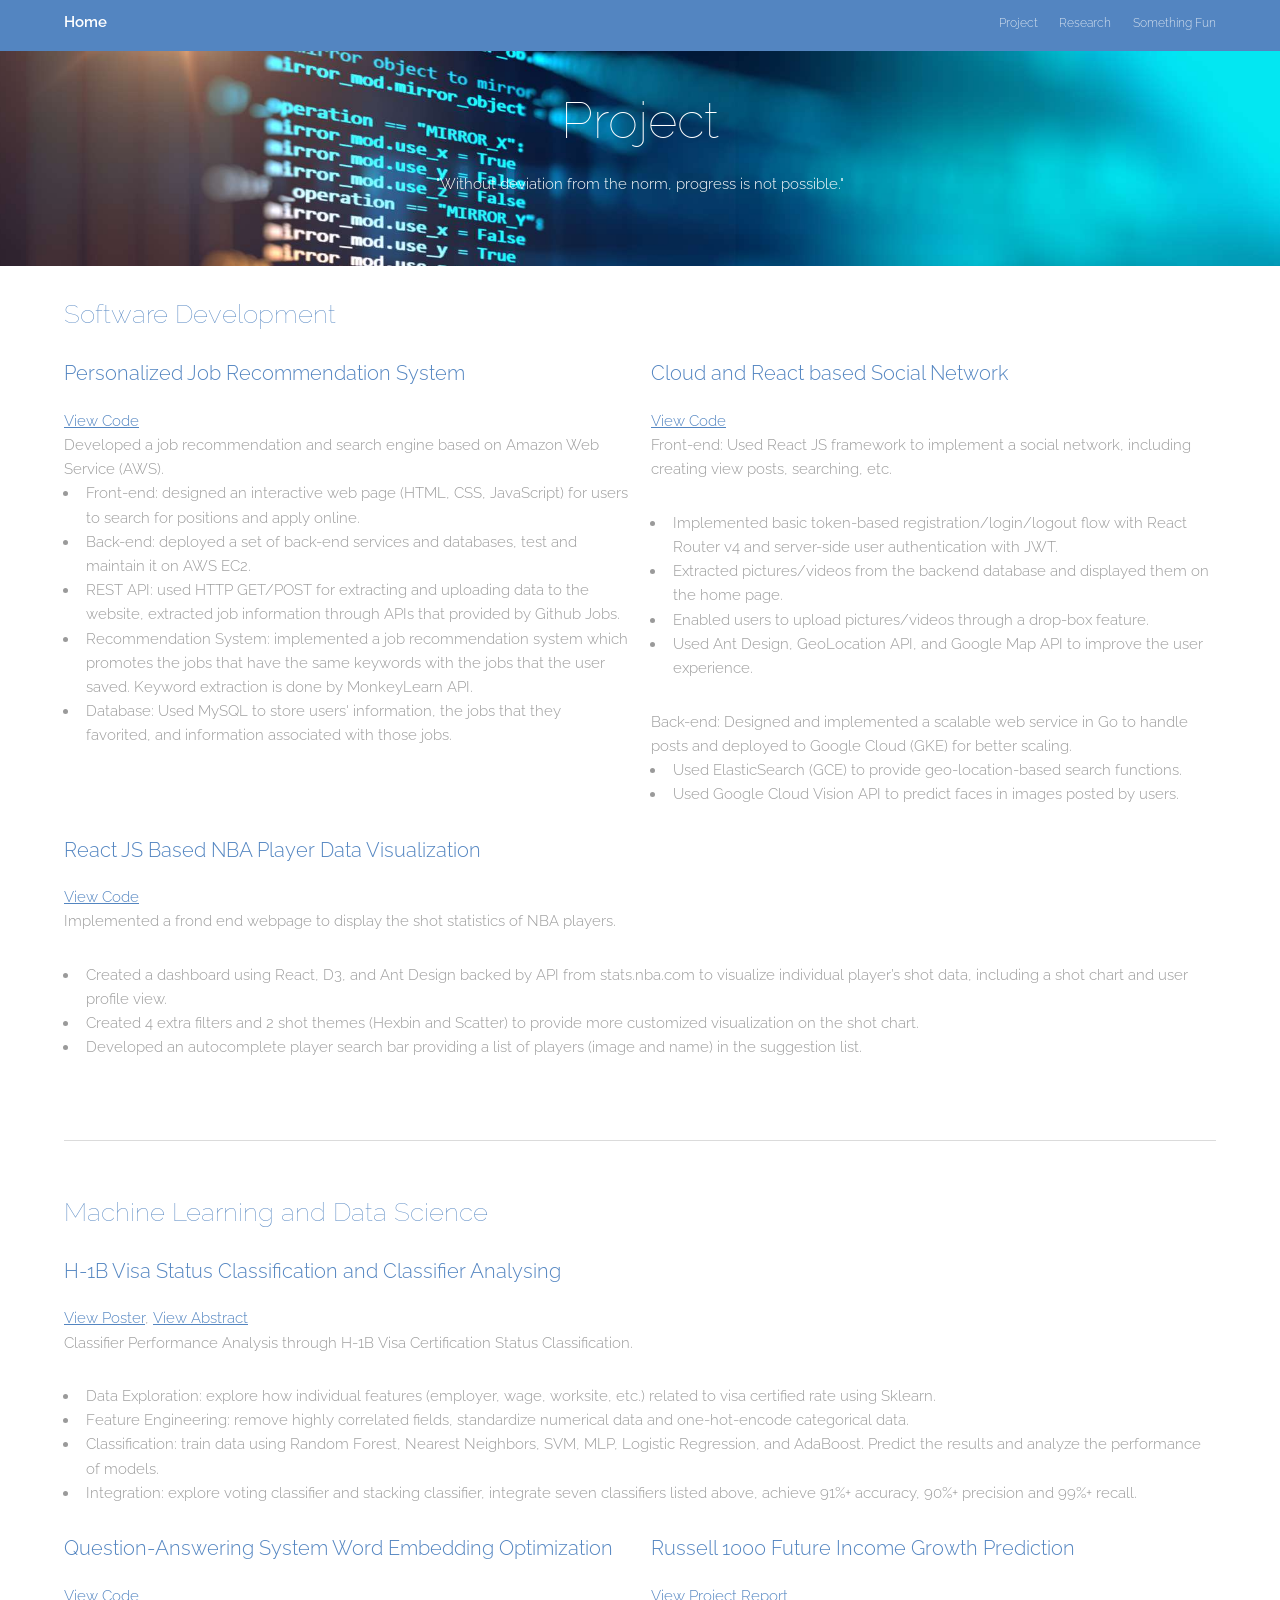
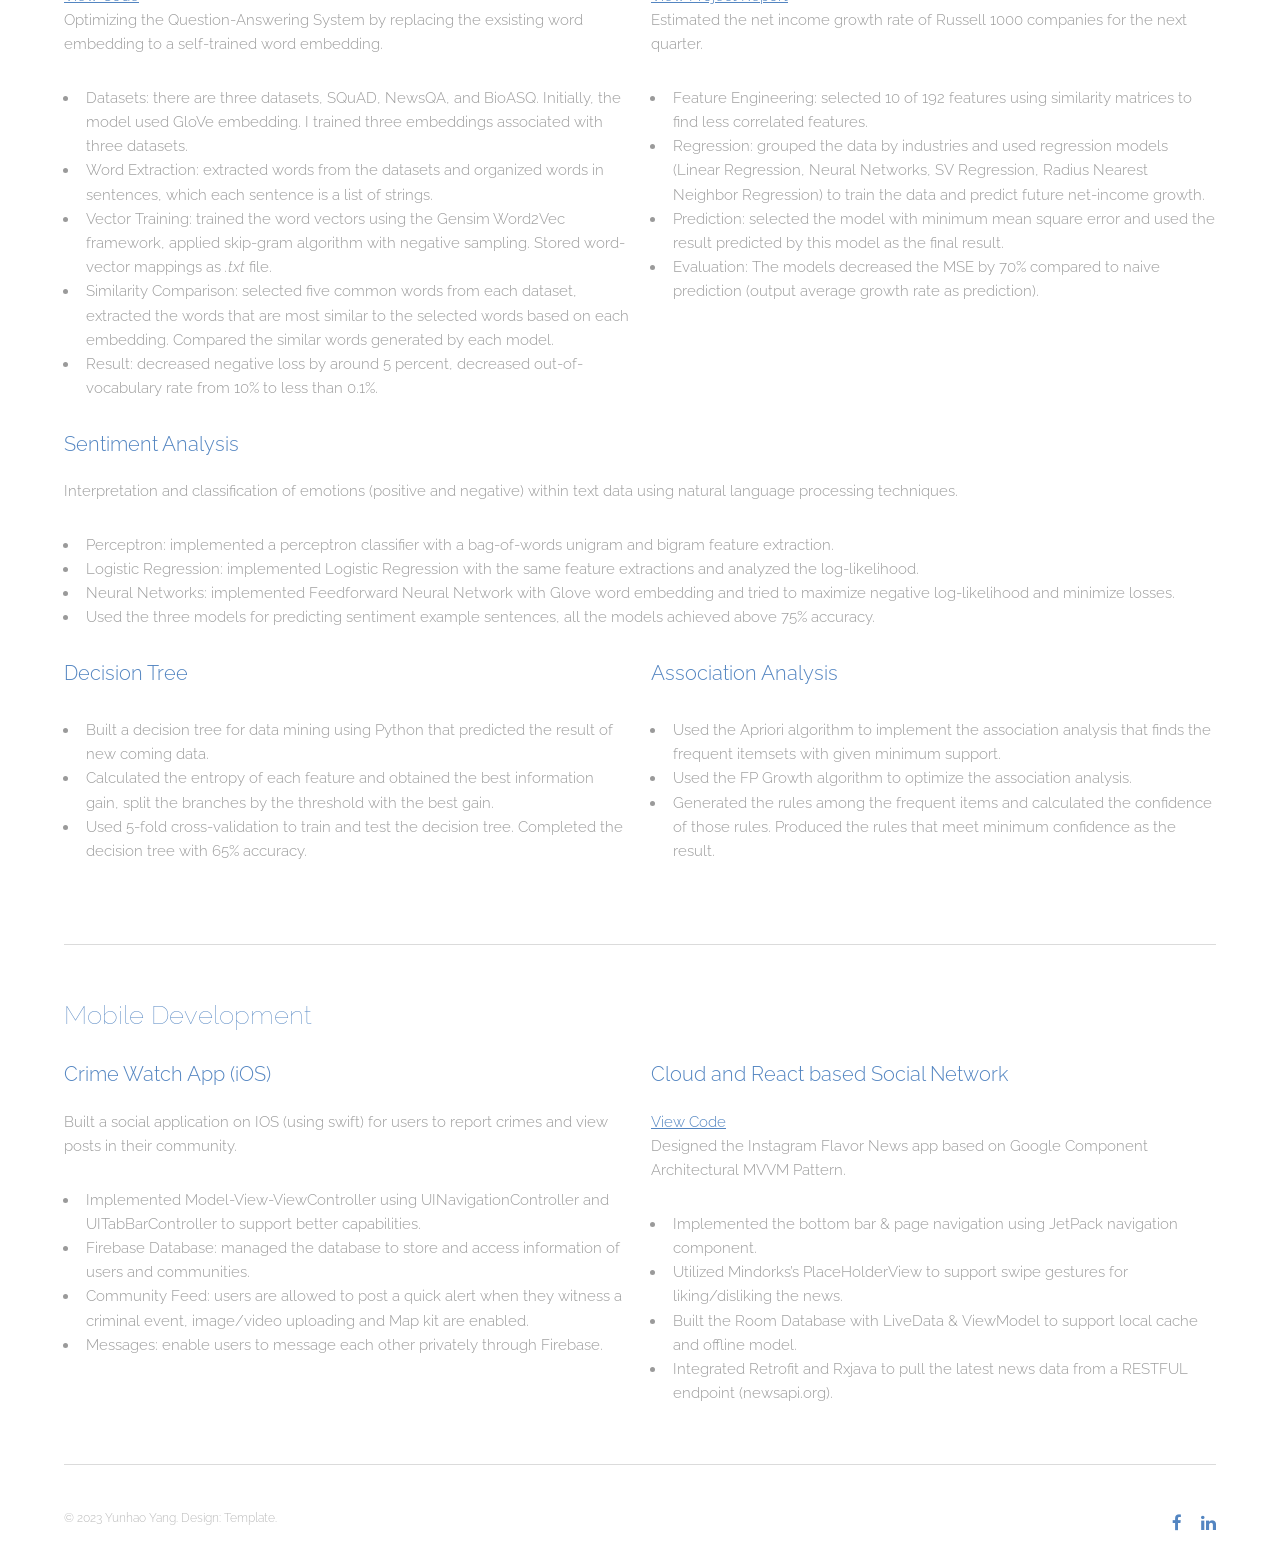
<file: page 3.html>
<!DOCTYPE HTML>
<!--
	Theory by TEMPLATED
	templated.co @templatedco
	Released for free under the Creative Commons Attribution 3.0 license (templated.co/license)
-->
<html>
	<head>
		<title>Yunhao Yang's Projects</title>
		<meta charset="utf-8" />
		<meta name="viewport" content="width=device-width, initial-scale=1" />
		<link rel="stylesheet" href="assets/css/main.css" />
	</head>
	<body class="subpage">

		<!-- Header -->
			<header id="header">
				<div class="inner">
					<a href="https://yunhaoyang234.github.io/" class="logo">Home</a>
					<nav id="nav">
						<a href="https://yunhaoyang234.github.io/page%203.html">Project</a>
						<a href="https://yunhaoyang234.github.io/#publications">Research</a>
						<a href="https://yunhaoyang234.github.io/page%204.html">Something Fun</a>
					</nav>
					<a href="#navPanel" class="navPanelToggle"><span class="fa fa-bars"></span></a>
				</div>
			</header>

		<!-- Main -->
			<section id="banner3">
				<h1>Project</h1>
				<p>"Without deviation from the norm, progress is not possible."</p>
			</section>
			<section id="main" class="wrapper">
				<div class="inner">
				<!-- Content -->
					<h2>Software Development</h2>
					<div class="row">
						<div class="6u 12u$(small)">
							<h3>Personalized Job Recommendation System</h3>
							<a href="https://github.com/yunhaoyang234/JobRecommendation/" target="_blank">View Code</a>
							<br>Developed a job recommendation and search engine based on Amazon Web Service (AWS).
							<ul><li>Front-end: designed an interactive web page (HTML, CSS, JavaScript) for users to search for positions and apply online.
							<li>Back-end: deployed a set of back-end services and databases, test and maintain it on AWS EC2.
							<li>REST API: used HTTP GET/POST for extracting and uploading data to the website, extracted job information through APIs that provided by Github Jobs.
							<li>Recommendation System: implemented a job recommendation system which promotes the jobs that have the same keywords with the jobs that the user saved. Keyword extraction is done by MonkeyLearn API.
							<li>Database: Used MySQL to store users' information, the jobs that they favorited, and information associated with those jobs.</ul></p>
						</div>
						<div class="6u$ 12u$(small)">
							<h3>Cloud and React based Social Network</h3>
							<p><a href="https://github.com/yunhaoyang234/around-web" target="_blank">View Code</a>
								<br>Front-end: Used React JS framework to implement a social network, including creating view posts, searching, etc.
								<ul>
									<li>Implemented basic token-based registration/login/logout flow with React Router v4 and server-side user authentication with JWT.
									<li>Extracted pictures/videos from the backend database and displayed them on the home page.
									<li>Enabled users to upload pictures/videos through a drop-box feature.
									<li>Used Ant Design, GeoLocation API, and Google Map API to improve the user experience.
								</ul>
								Back-end: Designed and implemented a scalable web service in Go to handle posts and deployed to Google Cloud (GKE) for better scaling.
								<ul>
									<li>Used ElasticSearch (GCE) to provide geo-location-based search functions.
									<li>Used Google Cloud Vision API to predict faces in images posted by users.
								</ul>
							</p>
						</div>

						<div><h3>React JS Based NBA Player Data Visualization</h3>
							<p><a href="https://github.com/yunhaoyang234/nba">View Code</a>
							<br>Implemented a frond end webpage to display the shot statistics of NBA players.
							<ul><li>Created a dashboard using React, D3, and Ant Design backed by API from stats.nba.com to visualize individual player’s shot data, including a shot chart and user profile view.
							<li>Created 4 extra filters and 2 shot themes (Hexbin and Scatter) to provide more customized visualization on the shot chart.
							<li>Developed an autocomplete player search bar providing a list of players (image and name) in the suggestion list.</ul>
							</p>
						</div>
					</div>



					<!-- Break -->
					<h2><hr></hr>Machine Learning and Data Science</h2>
					<div class=row>
						<div class="12u 12u$(medium)">
							<h3>H-1B Visa Status Classification and Classifier Analysing</h3>
							<p><a href="https://yunhaoyang234.github.io/H1b%20Poster%20Presentation.pdf">View Poster</a>, <a href="https://yunhaoyang234.github.io/URF_2020_abstract_book_PRESS%20(dragged).pdf">View Abstract</a><br>
							Classifier Performance Analysis through H-1B Visa Certification Status Classification.

							<ul>
								<li>Data Exploration: explore how individual features (employer, wage, worksite, etc.) related to visa certified rate using Sklearn.
								<br><li>Feature Engineering: remove highly correlated fields, standardize numerical data and one-hot-encode categorical data.
								<br><li>Classification: train data using Random Forest, Nearest Neighbors, SVM, MLP, Logistic Regression, and AdaBoost. Predict the results and analyze the performance of models.
								<br><li>Integration: explore voting classifier and stacking classifier, integrate seven classifiers listed above, achieve 91%+ accuracy, 90%+ precision and 99%+ recall.
							</ul></p>
						</div>

						<div class="6u 12u$(medium)">
							<h3>Question-Answering System Word Embedding Optimization</h3>
							<p><a href="https://github.com/yunhaoyang234/NLP-final-project">View Code</a>
							<br>Optimizing the Question-Answering System by replacing the exsisting word embedding to a self-trained word embedding.
							<ul>
								<li>Datasets: there are three datasets, SQuAD, NewsQA, and BioASQ. Initially, the model used GloVe embedding. I trained three embeddings associated with three datasets.
								<br><li>Word Extraction: extracted words from the datasets and organized words in sentences, which each sentence is a list of strings.
								<br><li>Vector Training: trained the word vectors using the Gensim Word2Vec framework, applied skip-gram algorithm with negative sampling. Stored word-vector mappings as <i>.txt</i> file.
								<br><li>Similarity Comparison: selected five common words from each dataset, extracted the words that are most similar to the selected words based on each embedding. Compared the similar words generated by each model.
								<br><li>Result: decreased negative loss by around 5 percent, decreased out-of-vocabulary rate from 10% to less than 0.1%.
							</ul>
							</p>
						</div>
						<div class="6u 12u$(medium)">
							<h3>Russell 1000 Future Income Growth Prediction</h3>
							<p><a href="https://yunhaoyang234.github.io/Final%20Report.pdf">View Project Report</a>
							<br>Estimated the net income growth rate of Russell 1000 companies for the next quarter.
							<ul><li>Feature Engineering: selected 10 of 192 features using similarity matrices to find less correlated features.
							<br><li>Regression: grouped the data by industries and used regression models (Linear Regression, Neural Networks, SV Regression, Radius Nearest Neighbor Regression) to train the data and predict future net-income growth.
							<br><li>Prediction: selected the model with minimum mean square error and used the result predicted by this model as the final result.
							<br><li>Evaluation: The models decreased the MSE by 70% compared to naive prediction (output average growth rate as prediction).</ul></p>
						</div>


						<div class="12u 12u$(medium)">
							<h3>Sentiment Analysis</h3>
							<p>Interpretation and classification of emotions (positive and negative) within text data using natural language processing techniques.
							<ul><li>Perceptron: implemented a perceptron classifier with a bag-of-words unigram and bigram feature extraction.
							<br><li>Logistic Regression: implemented Logistic Regression with the same feature extractions and analyzed the log-likelihood.
							<br><li>Neural Networks: implemented Feedforward Neural Network with Glove word embedding and tried to maximize negative log-likelihood and minimize losses.
							<br><li>Used the three models for predicting sentiment example sentences, all the models achieved above 75% accuracy.</ul></p>
						</div>

						<div class="6u 12u$(medium)">
							<h3>Decision Tree</h3>
							<p><ul><li>Built a decision tree for data mining using Python that predicted the result of new coming data.
							<br><li>Calculated the entropy of each feature and obtained the best information gain, split the branches by the threshold with the best gain.
							<br><li>Used 5-fold cross-validation to train and test the decision tree. Completed the decision tree with 65% accuracy.</ul></p>
						</div>
						
						<div class="6u$ 12u$(medium)">
							<h3>Association Analysis</h3>
							<p><ul><li>Used the Apriori algorithm to implement the association analysis that finds the frequent itemsets with given minimum support.
							<br><li>Used the FP Growth algorithm to optimize the association analysis.
							<br><li>Generated the rules among the frequent items and calculated the confidence of those rules. Produced the rules that meet minimum confidence as the result.</ul></p>
						</div>
					</div>

					<h2><hr></hr>Mobile Development</h2>
					<div class="row">
						<div class="6u 12u$(small)">
							<h3>Crime Watch App (iOS)</h3>
							<p>Built a social application on IOS (using swift) for users to report crimes and view posts in their community.
							<ul>
								<li>Implemented Model-View-ViewController using UINavigationController and UITabBarController to support better capabilities.
								<li>Firebase Database: managed the database to store and access information of users and communities.
								<li>Community Feed: users are allowed to post a quick alert when they witness a criminal event, image/video uploading and Map kit are enabled.
								<li>Messages: enable users to message each other privately through Firebase.
							</ul></p>
						</div>
						<div class="6u$ 12u$(small)">
							<h3>Cloud and React based Social Network</h3>
							<p><a href="https://github.com/yunhaoyang234/Tinnews">View Code</a>
								<br>Designed the Instagram Flavor News app based on Google Component Architectural MVVM Pattern.
								<ul>
									<li>Implemented the bottom bar & page navigation using JetPack navigation component.
									<li>Utilized Mindorks’s PlaceHolderView to support swipe gestures for liking/disliking the news.
									<li>Built the Room Database with LiveData & ViewModel to support local cache and offline model.
									<li>Integrated Retrofit and Rxjava to pull the latest news data from a RESTFUL endpoint  (newsapi.org).
								</ul>
							</p>
						</div>
					</div>
				</div>
			</section>

		<!-- Footer -->
			<footer id="footer">
				<div class="inner">
					<div class="flex">
						<div class="copyright">
							&copy; 2023 Yunhao Yang. Design: <a href="https://templated.co">Template</a>.
						</div>
						<ul class="icons">
							<li><a href="https://www.facebook.com/profile.php?id=100010134309629" class="icon fa-facebook" target="_blank"><span class="label">Facebook</span></a></li>
							<li><a href="https://www.linkedin.com/in/yunhao-yang-755a7a159/" class="icon fa-linkedin" target="_blank"><span class="label">linkedIn</span></a></li>
						</ul>
					</div>
				</div>
			</footer>

		<!-- Scripts -->
			<script src="assets/js/jquery.min.js"></script>
			<script src="assets/js/skel.min.js"></script>
			<script src="assets/js/util.js"></script>
			<script src="assets/js/main.js"></script>

	</body>
</html>
</file>
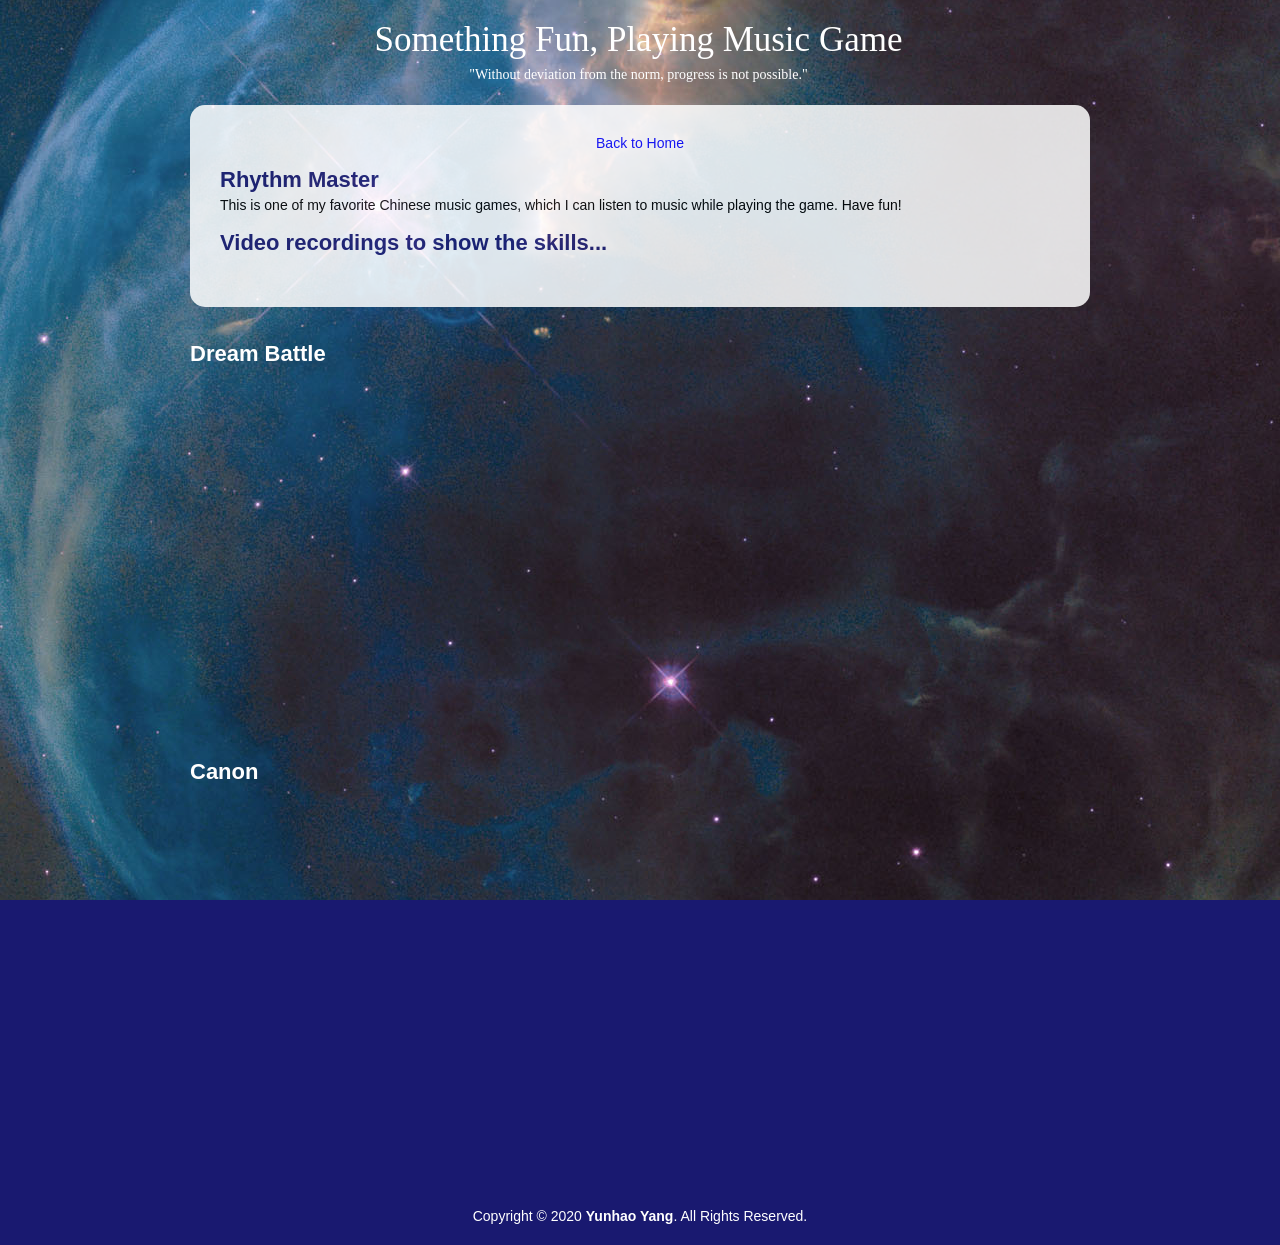
<file: page 4.html>
<!DOCTYPE html>
<!--[if IE]><![endif]-->

<html lang=en>



<!--**COMMENT** Here is where you can change window title and page title.  -->
<head>
	<title>The Personal Website of Yunhao Yang</title>
	<link href=styles.css rel=stylesheet />
	<link rel="icon" href="favicon_io/favicon.ico"/>
</head>

<header>

	<h1>Something Fun, Playing Music Game</h1>
	<h2>"Without deviation from the norm, progress is not possible."</h2>
		
</header>

<body>

<div class=clearfix>
	<div id=content>
	
			<h3>

			<a href="https://yunhaoyang234.github.io/">Back to Home</a> 
			
			</h3>

			<br>
			
			<h1>Rhythm Master</h1>
			<p>This is one of my favorite Chinese music games, which I can listen to music while playing the game. Have fun!</p>

		<h1>Video recordings to show the skills...</h1><br>
	</div>
		<br><br>
	    <h1 style="color:white;">Dream Battle</h1>
	    <h3>
        	<br>

				<!--YOUTUBE HINT - PLEASE NOTE that when you copy youtube address into code that it the domain should be proceed
								    by 'https://www.' like below.  For some reason Google doesn't put that into URL when you copy from YouTube-->	
			<p align="center">
				<iframe width="520" height="315"
				src="https://www.youtube.com/embed/yupmGyV7V4U">
				</iframe>
			</p>
				
				
			</h3>
		
		    <br>
		<br>
		<h1 style="color:white;">Canon</h1>
		<h3>
        	<br>

				<!--YOUTUBE HINT - PLEASE NOTE that when you copy youtube address into code that it the domain should be proceed
								    by 'https://www.' like below.  For some reason Google doesn't put that into URL when you copy from YouTube-->	
			<p align="center">
				<iframe width="520" height="315"
				src="https://www.youtube.com/embed/g_h9DHzFn9c">
				</iframe>
			</p>
				
				
			</h3>
		
		    <br>
		<br>
		<br>
		
	
	
</div>

</body>

<footer class=clearfix>
		<p class=copyright>Copyright &copy; 2020 <strong>Yunhao Yang</strong>. All Rights Reserved.</p>
</footer>




</html>
</file>
<file: assets/css/main.css>
@charset "UTF-8";
@import url(academicons.min.css);
@import url(font-awesome.min.css);
@import "https://fonts.googleapis.com/css?family=Raleway:100,300,600";

/*
	Theory by TEMPLATED
	templated.co @templatedco
	Released for free under the Creative Commons Attribution 3.0 license (templated.co/license)
*/

/* Reset */

	html, body, div, span, applet, object, iframe, h1, h2, h3, h4, h5, h6, p, blockquote, pre, a, abbr, acronym, address, big, cite, code, del, dfn, em, img, ins, kbd, q, s, samp, small, strike, strong, sub, sup, tt, var, b, u, i, center, dl, dt, dd, ol, ul, li, fieldset, form, label, legend, table, caption, tbody, tfoot, thead, tr, th, td, article, aside, canvas, details, embed, figure, figcaption, footer, header, hgroup, menu, nav, output, ruby, section, summary, time, mark, audio, video {
		margin: 0;
		padding: 0;
		border: 0;
		font-size: 100%;
		font: inherit;
		vertical-align: baseline;
	}

	article, aside, details, figcaption, figure, footer, header, hgroup, menu, nav, section {
		display: block;
	}

	body {
		line-height: 1;
	}

	ol, ul {
		list-style: none;
	}

	blockquote, q {
		quotes: none;
	}

	blockquote:before, blockquote:after, q:before, q:after {
		content: '';
		content: none;
	}

	table {
		border-collapse: collapse;
		border-spacing: 0;
	}

	body {
		-webkit-text-size-adjust: none;
	}

/* Box Model */

	*, *:before, *:after {
		-moz-box-sizing: border-box;
		-webkit-box-sizing: border-box;
		box-sizing: border-box;
	}

/* Containers */

	.container {
		margin-left: auto;
		margin-right: auto;
	}

	.container.\31 25\25 {
		width: 100%;
		max-width: 100em;
		min-width: 80em;
	}

	.container.\37 5\25 {
		width: 60em;
	}

	.container.\35 0\25 {
		width: 40em;
	}

	.container.\32 5\25 {
		width: 20em;
	}

	.container {
		width: 80em;
	}

	@media screen and (max-width: 1680px) {

		.container.\31 25\25 {
			width: 100%;
			max-width: 100em;
			min-width: 80em;
		}

		.container.\37 5\25 {
			width: 60em;
		}

		.container.\35 0\25 {
			width: 40em;
		}

		.container.\32 5\25 {
			width: 20em;
		}

		.container {
			width: 80em;
		}

	}

	@media screen and (max-width: 1280px) {

		.container.\31 25\25 {
			width: 100%;
			max-width: 81.25em;
			min-width: 65em;
		}

		.container.\37 5\25 {
			width: 48.75em;
		}

		.container.\35 0\25 {
			width: 32.5em;
		}

		.container.\32 5\25 {
			width: 16.25em;
		}

		.container {
			width: 65em;
		}

	}

	@media screen and (max-width: 980px) {

		.container.\31 25\25 {
			width: 100%;
			max-width: 112.5%;
			min-width: 90%;
		}

		.container.\37 5\25 {
			width: 67.5%;
		}

		.container.\35 0\25 {
			width: 45%;
		}

		.container.\32 5\25 {
			width: 22.5%;
		}

		.container {
			width: 90%;
		}

	}

	@media screen and (max-width: 736px) {

		.container.\31 25\25 {
			width: 100%;
			max-width: 112.5%;
			min-width: 90%;
		}

		.container.\37 5\25 {
			width: 67.5%;
		}

		.container.\35 0\25 {
			width: 45%;
		}

		.container.\32 5\25 {
			width: 22.5%;
		}

		.container {
			width: 90% !important;
		}

	}

	@media screen and (max-width: 480px) {

		.container.\31 25\25 {
			width: 100%;
			max-width: 112.5%;
			min-width: 90%;
		}

		.container.\37 5\25 {
			width: 67.5%;
		}

		.container.\35 0\25 {
			width: 45%;
		}

		.container.\32 5\25 {
			width: 22.5%;
		}

		.container {
			width: 90% !important;
		}

	}

/* Grid */

	.row {
		border-bottom: solid 1px transparent;
		-moz-box-sizing: border-box;
		-webkit-box-sizing: border-box;
		box-sizing: border-box;
	}

	.row > * {
		float: left;
		-moz-box-sizing: border-box;
		-webkit-box-sizing: border-box;
		box-sizing: border-box;
	}

	.row:after, .row:before {
		content: '';
		display: block;
		clear: both;
		height: 0;
	}

	.row.uniform > * > :first-child {
		margin-top: 0;
	}

	.row.uniform > * > :last-child {
		margin-bottom: 0;
	}

	.row.\30 \25 > * {
		padding: 0 0 0 0em;
	}

	.row.\30 \25 {
		margin: 0 0 -1px 0em;
	}

	.row.uniform.\30 \25 > * {
		padding: 0em 0 0 0em;
	}

	.row.uniform.\30 \25 {
		margin: 0em 0 -1px 0em;
	}

	.row > * {
		padding: 0 0 0 2em;
	}

	.row {
		margin: 0 0 -1px -2em;
	}

	.row.uniform > * {
		padding: 2em 0 0 2em;
	}

	.row.uniform {
		margin: -2em 0 -1px -2em;
	}

	.row.\32 00\25 > * {
		padding: 0 0 0 4em;
	}

	.row.\32 00\25 {
		margin: 0 0 -1px -4em;
	}

	.row.uniform.\32 00\25 > * {
		padding: 4em 0 0 4em;
	}

	.row.uniform.\32 00\25 {
		margin: -4em 0 -1px -4em;
	}

	.row.\31 50\25 > * {
		padding: 0 0 0 3em;
	}

	.row.\31 50\25 {
		margin: 0 0 -1px -3em;
	}

	.row.uniform.\31 50\25 > * {
		padding: 3em 0 0 3em;
	}

	.row.uniform.\31 50\25 {
		margin: -3em 0 -1px -3em;
	}

	.row.\35 0\25 > * {
		padding: 0 0 0 1em;
	}

	.row.\35 0\25 {
		margin: 0 0 -1px -1em;
	}

	.row.uniform.\35 0\25 > * {
		padding: 1em 0 0 1em;
	}

	.row.uniform.\35 0\25 {
		margin: -1em 0 -1px -1em;
	}

	.row.\32 5\25 > * {
		padding: 0 0 0 0.5em;
	}

	.row.\32 5\25 {
		margin: 0 0 -1px -0.5em;
	}

	.row.uniform.\32 5\25 > * {
		padding: 0.5em 0 0 0.5em;
	}

	.row.uniform.\32 5\25 {
		margin: -0.5em 0 -1px -0.5em;
	}

	.\31 2u, .\31 2u\24 {
		width: 100%;
		clear: none;
		margin-left: 0;
	}

	.\31 1u, .\31 1u\24 {
		width: 91.6666666667%;
		clear: none;
		margin-left: 0;
	}

	.\31 0u, .\31 0u\24 {
		width: 83.3333333333%;
		clear: none;
		margin-left: 0;
	}

	.\39 u, .\39 u\24 {
		width: 75%;
		clear: none;
		margin-left: 0;
	}

	.\38 u, .\38 u\24 {
		width: 66.6666666667%;
		clear: none;
		margin-left: 0;
	}

	.\37 u, .\37 u\24 {
		width: 58.3333333333%;
		clear: none;
		margin-left: 0;
	}

	.\36 u, .\36 u\24 {
		width: 50%;
		clear: none;
		margin-left: 0;
	}

	.\35 u, .\35 u\24 {
		width: 41.6666666667%;
		clear: none;
		margin-left: 0;
	}

	.\34 u, .\34 u\24 {
		width: 33.3333333333%;
		clear: none;
		margin-left: 0;
	}

	.\33 u, .\33 u\24 {
		width: 25%;
		clear: none;
		margin-left: 0;
	}

	.\32 u, .\32 u\24 {
		width: 16.6666666667%;
		clear: none;
		margin-left: 0;
	}

	.\31 u, .\31 u\24 {
		width: 8.3333333333%;
		clear: none;
		margin-left: 0;
	}

	.\31 2u\24 + *,
	.\31 1u\24 + *,
	.\31 0u\24 + *,
	.\39 u\24 + *,
	.\38 u\24 + *,
	.\37 u\24 + *,
	.\36 u\24 + *,
	.\35 u\24 + *,
	.\34 u\24 + *,
	.\33 u\24 + *,
	.\32 u\24 + *,
	.\31 u\24 + * {
		clear: left;
	}

	.\-11u {
		margin-left: 91.66667%;
	}

	.\-10u {
		margin-left: 83.33333%;
	}

	.\-9u {
		margin-left: 75%;
	}

	.\-8u {
		margin-left: 66.66667%;
	}

	.\-7u {
		margin-left: 58.33333%;
	}

	.\-6u {
		margin-left: 50%;
	}

	.\-5u {
		margin-left: 41.66667%;
	}

	.\-4u {
		margin-left: 33.33333%;
	}

	.\-3u {
		margin-left: 25%;
	}

	.\-2u {
		margin-left: 16.66667%;
	}

	.\-1u {
		margin-left: 8.33333%;
	}

	@media screen and (max-width: 1680px) {

		.row > * {
			padding: 0 0 0 2em;
		}

		.row {
			margin: 0 0 -1px -2em;
		}

		.row.uniform > * {
			padding: 2em 0 0 2em;
		}

		.row.uniform {
			margin: -2em 0 -1px -2em;
		}

		.row.\32 00\25 > * {
			padding: 0 0 0 4em;
		}

		.row.\32 00\25 {
			margin: 0 0 -1px -4em;
		}

		.row.uniform.\32 00\25 > * {
			padding: 4em 0 0 4em;
		}

		.row.uniform.\32 00\25 {
			margin: -4em 0 -1px -4em;
		}

		.row.\31 50\25 > * {
			padding: 0 0 0 3em;
		}

		.row.\31 50\25 {
			margin: 0 0 -1px -3em;
		}

		.row.uniform.\31 50\25 > * {
			padding: 3em 0 0 3em;
		}

		.row.uniform.\31 50\25 {
			margin: -3em 0 -1px -3em;
		}

		.row.\35 0\25 > * {
			padding: 0 0 0 1em;
		}

		.row.\35 0\25 {
			margin: 0 0 -1px -1em;
		}

		.row.uniform.\35 0\25 > * {
			padding: 1em 0 0 1em;
		}

		.row.uniform.\35 0\25 {
			margin: -1em 0 -1px -1em;
		}

		.row.\32 5\25 > * {
			padding: 0 0 0 0.5em;
		}

		.row.\32 5\25 {
			margin: 0 0 -1px -0.5em;
		}

		.row.uniform.\32 5\25 > * {
			padding: 0.5em 0 0 0.5em;
		}

		.row.uniform.\32 5\25 {
			margin: -0.5em 0 -1px -0.5em;
		}

		.\31 2u\28xlarge\29, .\31 2u\24\28xlarge\29 {
			width: 100%;
			clear: none;
			margin-left: 0;
		}

		.\31 1u\28xlarge\29, .\31 1u\24\28xlarge\29 {
			width: 91.6666666667%;
			clear: none;
			margin-left: 0;
		}

		.\31 0u\28xlarge\29, .\31 0u\24\28xlarge\29 {
			width: 83.3333333333%;
			clear: none;
			margin-left: 0;
		}

		.\39 u\28xlarge\29, .\39 u\24\28xlarge\29 {
			width: 75%;
			clear: none;
			margin-left: 0;
		}

		.\38 u\28xlarge\29, .\38 u\24\28xlarge\29 {
			width: 66.6666666667%;
			clear: none;
			margin-left: 0;
		}

		.\37 u\28xlarge\29, .\37 u\24\28xlarge\29 {
			width: 58.3333333333%;
			clear: none;
			margin-left: 0;
		}

		.\36 u\28xlarge\29, .\36 u\24\28xlarge\29 {
			width: 50%;
			clear: none;
			margin-left: 0;
		}

		.\35 u\28xlarge\29, .\35 u\24\28xlarge\29 {
			width: 41.6666666667%;
			clear: none;
			margin-left: 0;
		}

		.\34 u\28xlarge\29, .\34 u\24\28xlarge\29 {
			width: 33.3333333333%;
			clear: none;
			margin-left: 0;
		}

		.\33 u\28xlarge\29, .\33 u\24\28xlarge\29 {
			width: 25%;
			clear: none;
			margin-left: 0;
		}

		.\32 u\28xlarge\29, .\32 u\24\28xlarge\29 {
			width: 16.6666666667%;
			clear: none;
			margin-left: 0;
		}

		.\31 u\28xlarge\29, .\31 u\24\28xlarge\29 {
			width: 8.3333333333%;
			clear: none;
			margin-left: 0;
		}

		.\31 2u\24\28xlarge\29 + *,
		.\31 1u\24\28xlarge\29 + *,
		.\31 0u\24\28xlarge\29 + *,
		.\39 u\24\28xlarge\29 + *,
		.\38 u\24\28xlarge\29 + *,
		.\37 u\24\28xlarge\29 + *,
		.\36 u\24\28xlarge\29 + *,
		.\35 u\24\28xlarge\29 + *,
		.\34 u\24\28xlarge\29 + *,
		.\33 u\24\28xlarge\29 + *,
		.\32 u\24\28xlarge\29 + *,
		.\31 u\24\28xlarge\29 + * {
			clear: left;
		}

		.\-11u\28xlarge\29 {
			margin-left: 91.66667%;
		}

		.\-10u\28xlarge\29 {
			margin-left: 83.33333%;
		}

		.\-9u\28xlarge\29 {
			margin-left: 75%;
		}

		.\-8u\28xlarge\29 {
			margin-left: 66.66667%;
		}

		.\-7u\28xlarge\29 {
			margin-left: 58.33333%;
		}

		.\-6u\28xlarge\29 {
			margin-left: 50%;
		}

		.\-5u\28xlarge\29 {
			margin-left: 41.66667%;
		}

		.\-4u\28xlarge\29 {
			margin-left: 33.33333%;
		}

		.\-3u\28xlarge\29 {
			margin-left: 25%;
		}

		.\-2u\28xlarge\29 {
			margin-left: 16.66667%;
		}

		.\-1u\28xlarge\29 {
			margin-left: 8.33333%;
		}

	}

	@media screen and (max-width: 1280px) {

		.row > * {
			padding: 0 0 0 1.5em;
		}

		.row {
			margin: 0 0 -1px -1.5em;
		}

		.row.uniform > * {
			padding: 1.5em 0 0 1.5em;
		}

		.row.uniform {
			margin: -1.5em 0 -1px -1.5em;
		}

		.row.\32 00\25 > * {
			padding: 0 0 0 3em;
		}

		.row.\32 00\25 {
			margin: 0 0 -1px -3em;
		}

		.row.uniform.\32 00\25 > * {
			padding: 3em 0 0 3em;
		}

		.row.uniform.\32 00\25 {
			margin: -3em 0 -1px -3em;
		}

		.row.\31 50\25 > * {
			padding: 0 0 0 2.25em;
		}

		.row.\31 50\25 {
			margin: 0 0 -1px -2.25em;
		}

		.row.uniform.\31 50\25 > * {
			padding: 2.25em 0 0 2.25em;
		}

		.row.uniform.\31 50\25 {
			margin: -2.25em 0 -1px -2.25em;
		}

		.row.\35 0\25 > * {
			padding: 0 0 0 0.75em;
		}

		.row.\35 0\25 {
			margin: 0 0 -1px -0.75em;
		}

		.row.uniform.\35 0\25 > * {
			padding: 0.75em 0 0 0.75em;
		}

		.row.uniform.\35 0\25 {
			margin: -0.75em 0 -1px -0.75em;
		}

		.row.\32 5\25 > * {
			padding: 0 0 0 0.375em;
		}

		.row.\32 5\25 {
			margin: 0 0 -1px -0.375em;
		}

		.row.uniform.\32 5\25 > * {
			padding: 0.375em 0 0 0.375em;
		}

		.row.uniform.\32 5\25 {
			margin: -0.375em 0 -1px -0.375em;
		}

		.\31 2u\28large\29, .\31 2u\24\28large\29 {
			width: 100%;
			clear: none;
			margin-left: 0;
		}

		.\31 1u\28large\29, .\31 1u\24\28large\29 {
			width: 91.6666666667%;
			clear: none;
			margin-left: 0;
		}

		.\31 0u\28large\29, .\31 0u\24\28large\29 {
			width: 83.3333333333%;
			clear: none;
			margin-left: 0;
		}

		.\39 u\28large\29, .\39 u\24\28large\29 {
			width: 75%;
			clear: none;
			margin-left: 0;
		}

		.\38 u\28large\29, .\38 u\24\28large\29 {
			width: 66.6666666667%;
			clear: none;
			margin-left: 0;
		}

		.\37 u\28large\29, .\37 u\24\28large\29 {
			width: 58.3333333333%;
			clear: none;
			margin-left: 0;
		}

		.\36 u\28large\29, .\36 u\24\28large\29 {
			width: 50%;
			clear: none;
			margin-left: 0;
		}

		.\35 u\28large\29, .\35 u\24\28large\29 {
			width: 41.6666666667%;
			clear: none;
			margin-left: 0;
		}

		.\34 u\28large\29, .\34 u\24\28large\29 {
			width: 33.3333333333%;
			clear: none;
			margin-left: 0;
		}

		.\33 u\28large\29, .\33 u\24\28large\29 {
			width: 25%;
			clear: none;
			margin-left: 0;
		}

		.\32 u\28large\29, .\32 u\24\28large\29 {
			width: 16.6666666667%;
			clear: none;
			margin-left: 0;
		}

		.\31 u\28large\29, .\31 u\24\28large\29 {
			width: 8.3333333333%;
			clear: none;
			margin-left: 0;
		}

		.\31 2u\24\28large\29 + *,
		.\31 1u\24\28large\29 + *,
		.\31 0u\24\28large\29 + *,
		.\39 u\24\28large\29 + *,
		.\38 u\24\28large\29 + *,
		.\37 u\24\28large\29 + *,
		.\36 u\24\28large\29 + *,
		.\35 u\24\28large\29 + *,
		.\34 u\24\28large\29 + *,
		.\33 u\24\28large\29 + *,
		.\32 u\24\28large\29 + *,
		.\31 u\24\28large\29 + * {
			clear: left;
		}

		.\-11u\28large\29 {
			margin-left: 91.66667%;
		}

		.\-10u\28large\29 {
			margin-left: 83.33333%;
		}

		.\-9u\28large\29 {
			margin-left: 75%;
		}

		.\-8u\28large\29 {
			margin-left: 66.66667%;
		}

		.\-7u\28large\29 {
			margin-left: 58.33333%;
		}

		.\-6u\28large\29 {
			margin-left: 50%;
		}

		.\-5u\28large\29 {
			margin-left: 41.66667%;
		}

		.\-4u\28large\29 {
			margin-left: 33.33333%;
		}

		.\-3u\28large\29 {
			margin-left: 25%;
		}

		.\-2u\28large\29 {
			margin-left: 16.66667%;
		}

		.\-1u\28large\29 {
			margin-left: 8.33333%;
		}

	}

	@media screen and (max-width: 980px) {

		.row > * {
			padding: 0 0 0 1.5em;
		}

		.row {
			margin: 0 0 -1px -1.5em;
		}

		.row.uniform > * {
			padding: 1.5em 0 0 1.5em;
		}

		.row.uniform {
			margin: -1.5em 0 -1px -1.5em;
		}

		.row.\32 00\25 > * {
			padding: 0 0 0 3em;
		}

		.row.\32 00\25 {
			margin: 0 0 -1px -3em;
		}

		.row.uniform.\32 00\25 > * {
			padding: 3em 0 0 3em;
		}

		.row.uniform.\32 00\25 {
			margin: -3em 0 -1px -3em;
		}

		.row.\31 50\25 > * {
			padding: 0 0 0 2.25em;
		}

		.row.\31 50\25 {
			margin: 0 0 -1px -2.25em;
		}

		.row.uniform.\31 50\25 > * {
			padding: 2.25em 0 0 2.25em;
		}

		.row.uniform.\31 50\25 {
			margin: -2.25em 0 -1px -2.25em;
		}

		.row.\35 0\25 > * {
			padding: 0 0 0 0.75em;
		}

		.row.\35 0\25 {
			margin: 0 0 -1px -0.75em;
		}

		.row.uniform.\35 0\25 > * {
			padding: 0.75em 0 0 0.75em;
		}

		.row.uniform.\35 0\25 {
			margin: -0.75em 0 -1px -0.75em;
		}

		.row.\32 5\25 > * {
			padding: 0 0 0 0.375em;
		}

		.row.\32 5\25 {
			margin: 0 0 -1px -0.375em;
		}

		.row.uniform.\32 5\25 > * {
			padding: 0.375em 0 0 0.375em;
		}

		.row.uniform.\32 5\25 {
			margin: -0.375em 0 -1px -0.375em;
		}

		.\31 2u\28medium\29, .\31 2u\24\28medium\29 {
			width: 100%;
			clear: none;
			margin-left: 0;
		}

		.\31 1u\28medium\29, .\31 1u\24\28medium\29 {
			width: 91.6666666667%;
			clear: none;
			margin-left: 0;
		}

		.\31 0u\28medium\29, .\31 0u\24\28medium\29 {
			width: 83.3333333333%;
			clear: none;
			margin-left: 0;
		}

		.\39 u\28medium\29, .\39 u\24\28medium\29 {
			width: 75%;
			clear: none;
			margin-left: 0;
		}

		.\38 u\28medium\29, .\38 u\24\28medium\29 {
			width: 66.6666666667%;
			clear: none;
			margin-left: 0;
		}

		.\37 u\28medium\29, .\37 u\24\28medium\29 {
			width: 58.3333333333%;
			clear: none;
			margin-left: 0;
		}

		.\36 u\28medium\29, .\36 u\24\28medium\29 {
			width: 50%;
			clear: none;
			margin-left: 0;
		}

		.\35 u\28medium\29, .\35 u\24\28medium\29 {
			width: 41.6666666667%;
			clear: none;
			margin-left: 0;
		}

		.\34 u\28medium\29, .\34 u\24\28medium\29 {
			width: 33.3333333333%;
			clear: none;
			margin-left: 0;
		}

		.\33 u\28medium\29, .\33 u\24\28medium\29 {
			width: 25%;
			clear: none;
			margin-left: 0;
		}

		.\32 u\28medium\29, .\32 u\24\28medium\29 {
			width: 16.6666666667%;
			clear: none;
			margin-left: 0;
		}

		.\31 u\28medium\29, .\31 u\24\28medium\29 {
			width: 8.3333333333%;
			clear: none;
			margin-left: 0;
		}

		.\31 2u\24\28medium\29 + *,
		.\31 1u\24\28medium\29 + *,
		.\31 0u\24\28medium\29 + *,
		.\39 u\24\28medium\29 + *,
		.\38 u\24\28medium\29 + *,
		.\37 u\24\28medium\29 + *,
		.\36 u\24\28medium\29 + *,
		.\35 u\24\28medium\29 + *,
		.\34 u\24\28medium\29 + *,
		.\33 u\24\28medium\29 + *,
		.\32 u\24\28medium\29 + *,
		.\31 u\24\28medium\29 + * {
			clear: left;
		}

		.\-11u\28medium\29 {
			margin-left: 91.66667%;
		}

		.\-10u\28medium\29 {
			margin-left: 83.33333%;
		}

		.\-9u\28medium\29 {
			margin-left: 75%;
		}

		.\-8u\28medium\29 {
			margin-left: 66.66667%;
		}

		.\-7u\28medium\29 {
			margin-left: 58.33333%;
		}

		.\-6u\28medium\29 {
			margin-left: 50%;
		}

		.\-5u\28medium\29 {
			margin-left: 41.66667%;
		}

		.\-4u\28medium\29 {
			margin-left: 33.33333%;
		}

		.\-3u\28medium\29 {
			margin-left: 25%;
		}

		.\-2u\28medium\29 {
			margin-left: 16.66667%;
		}

		.\-1u\28medium\29 {
			margin-left: 8.33333%;
		}

	}

	@media screen and (max-width: 736px) {

		.row > * {
			padding: 0 0 0 1.25em;
		}

		.row {
			margin: 0 0 -1px -1.25em;
		}

		.row.uniform > * {
			padding: 1.25em 0 0 1.25em;
		}

		.row.uniform {
			margin: -1.25em 0 -1px -1.25em;
		}

		.row.\32 00\25 > * {
			padding: 0 0 0 2.5em;
		}

		.row.\32 00\25 {
			margin: 0 0 -1px -2.5em;
		}

		.row.uniform.\32 00\25 > * {
			padding: 2.5em 0 0 2.5em;
		}

		.row.uniform.\32 00\25 {
			margin: -2.5em 0 -1px -2.5em;
		}

		.row.\31 50\25 > * {
			padding: 0 0 0 1.875em;
		}

		.row.\31 50\25 {
			margin: 0 0 -1px -1.875em;
		}

		.row.uniform.\31 50\25 > * {
			padding: 1.875em 0 0 1.875em;
		}

		.row.uniform.\31 50\25 {
			margin: -1.875em 0 -1px -1.875em;
		}

		.row.\35 0\25 > * {
			padding: 0 0 0 0.625em;
		}

		.row.\35 0\25 {
			margin: 0 0 -1px -0.625em;
		}

		.row.uniform.\35 0\25 > * {
			padding: 0.625em 0 0 0.625em;
		}

		.row.uniform.\35 0\25 {
			margin: -0.625em 0 -1px -0.625em;
		}

		.row.\32 5\25 > * {
			padding: 0 0 0 0.3125em;
		}

		.row.\32 5\25 {
			margin: 0 0 -1px -0.3125em;
		}

		.row.uniform.\32 5\25 > * {
			padding: 0.3125em 0 0 0.3125em;
		}

		.row.uniform.\32 5\25 {
			margin: -0.3125em 0 -1px -0.3125em;
		}

		.\31 2u\28small\29, .\31 2u\24\28small\29 {
			width: 100%;
			clear: none;
			margin-left: 0;
		}

		.\31 1u\28small\29, .\31 1u\24\28small\29 {
			width: 91.6666666667%;
			clear: none;
			margin-left: 0;
		}

		.\31 0u\28small\29, .\31 0u\24\28small\29 {
			width: 83.3333333333%;
			clear: none;
			margin-left: 0;
		}

		.\39 u\28small\29, .\39 u\24\28small\29 {
			width: 75%;
			clear: none;
			margin-left: 0;
		}

		.\38 u\28small\29, .\38 u\24\28small\29 {
			width: 66.6666666667%;
			clear: none;
			margin-left: 0;
		}

		.\37 u\28small\29, .\37 u\24\28small\29 {
			width: 58.3333333333%;
			clear: none;
			margin-left: 0;
		}

		.\36 u\28small\29, .\36 u\24\28small\29 {
			width: 50%;
			clear: none;
			margin-left: 0;
		}

		.\35 u\28small\29, .\35 u\24\28small\29 {
			width: 41.6666666667%;
			clear: none;
			margin-left: 0;
		}

		.\34 u\28small\29, .\34 u\24\28small\29 {
			width: 33.3333333333%;
			clear: none;
			margin-left: 0;
		}

		.\33 u\28small\29, .\33 u\24\28small\29 {
			width: 25%;
			clear: none;
			margin-left: 0;
		}

		.\32 u\28small\29, .\32 u\24\28small\29 {
			width: 16.6666666667%;
			clear: none;
			margin-left: 0;
		}

		.\31 u\28small\29, .\31 u\24\28small\29 {
			width: 8.3333333333%;
			clear: none;
			margin-left: 0;
		}

		.\31 2u\24\28small\29 + *,
		.\31 1u\24\28small\29 + *,
		.\31 0u\24\28small\29 + *,
		.\39 u\24\28small\29 + *,
		.\38 u\24\28small\29 + *,
		.\37 u\24\28small\29 + *,
		.\36 u\24\28small\29 + *,
		.\35 u\24\28small\29 + *,
		.\34 u\24\28small\29 + *,
		.\33 u\24\28small\29 + *,
		.\32 u\24\28small\29 + *,
		.\31 u\24\28small\29 + * {
			clear: left;
		}

		.\-11u\28small\29 {
			margin-left: 91.66667%;
		}

		.\-10u\28small\29 {
			margin-left: 83.33333%;
		}

		.\-9u\28small\29 {
			margin-left: 75%;
		}

		.\-8u\28small\29 {
			margin-left: 66.66667%;
		}

		.\-7u\28small\29 {
			margin-left: 58.33333%;
		}

		.\-6u\28small\29 {
			margin-left: 50%;
		}

		.\-5u\28small\29 {
			margin-left: 41.66667%;
		}

		.\-4u\28small\29 {
			margin-left: 33.33333%;
		}

		.\-3u\28small\29 {
			margin-left: 25%;
		}

		.\-2u\28small\29 {
			margin-left: 16.66667%;
		}

		.\-1u\28small\29 {
			margin-left: 8.33333%;
		}

	}

	@media screen and (max-width: 480px) {

		.row > * {
			padding: 0 0 0 1.25em;
		}

		.row {
			margin: 0 0 -1px -1.25em;
		}

		.row.uniform > * {
			padding: 1.25em 0 0 1.25em;
		}

		.row.uniform {
			margin: -1.25em 0 -1px -1.25em;
		}

		.row.\32 00\25 > * {
			padding: 0 0 0 2.5em;
		}

		.row.\32 00\25 {
			margin: 0 0 -1px -2.5em;
		}

		.row.uniform.\32 00\25 > * {
			padding: 2.5em 0 0 2.5em;
		}

		.row.uniform.\32 00\25 {
			margin: -2.5em 0 -1px -2.5em;
		}

		.row.\31 50\25 > * {
			padding: 0 0 0 1.875em;
		}

		.row.\31 50\25 {
			margin: 0 0 -1px -1.875em;
		}

		.row.uniform.\31 50\25 > * {
			padding: 1.875em 0 0 1.875em;
		}

		.row.uniform.\31 50\25 {
			margin: -1.875em 0 -1px -1.875em;
		}

		.row.\35 0\25 > * {
			padding: 0 0 0 0.625em;
		}

		.row.\35 0\25 {
			margin: 0 0 -1px -0.625em;
		}

		.row.uniform.\35 0\25 > * {
			padding: 0.625em 0 0 0.625em;
		}

		.row.uniform.\35 0\25 {
			margin: -0.625em 0 -1px -0.625em;
		}

		.row.\32 5\25 > * {
			padding: 0 0 0 0.3125em;
		}

		.row.\32 5\25 {
			margin: 0 0 -1px -0.3125em;
		}

		.row.uniform.\32 5\25 > * {
			padding: 0.3125em 0 0 0.3125em;
		}

		.row.uniform.\32 5\25 {
			margin: -0.3125em 0 -1px -0.3125em;
		}

		.\31 2u\28xsmall\29, .\31 2u\24\28xsmall\29 {
			width: 100%;
			clear: none;
			margin-left: 0;
		}

		.\31 1u\28xsmall\29, .\31 1u\24\28xsmall\29 {
			width: 91.6666666667%;
			clear: none;
			margin-left: 0;
		}

		.\31 0u\28xsmall\29, .\31 0u\24\28xsmall\29 {
			width: 83.3333333333%;
			clear: none;
			margin-left: 0;
		}

		.\39 u\28xsmall\29, .\39 u\24\28xsmall\29 {
			width: 75%;
			clear: none;
			margin-left: 0;
		}

		.\38 u\28xsmall\29, .\38 u\24\28xsmall\29 {
			width: 66.6666666667%;
			clear: none;
			margin-left: 0;
		}

		.\37 u\28xsmall\29, .\37 u\24\28xsmall\29 {
			width: 58.3333333333%;
			clear: none;
			margin-left: 0;
		}

		.\36 u\28xsmall\29, .\36 u\24\28xsmall\29 {
			width: 50%;
			clear: none;
			margin-left: 0;
		}

		.\35 u\28xsmall\29, .\35 u\24\28xsmall\29 {
			width: 41.6666666667%;
			clear: none;
			margin-left: 0;
		}

		.\34 u\28xsmall\29, .\34 u\24\28xsmall\29 {
			width: 33.3333333333%;
			clear: none;
			margin-left: 0;
		}

		.\33 u\28xsmall\29, .\33 u\24\28xsmall\29 {
			width: 25%;
			clear: none;
			margin-left: 0;
		}

		.\32 u\28xsmall\29, .\32 u\24\28xsmall\29 {
			width: 16.6666666667%;
			clear: none;
			margin-left: 0;
		}

		.\31 u\28xsmall\29, .\31 u\24\28xsmall\29 {
			width: 8.3333333333%;
			clear: none;
			margin-left: 0;
		}

		.\31 2u\24\28xsmall\29 + *,
		.\31 1u\24\28xsmall\29 + *,
		.\31 0u\24\28xsmall\29 + *,
		.\39 u\24\28xsmall\29 + *,
		.\38 u\24\28xsmall\29 + *,
		.\37 u\24\28xsmall\29 + *,
		.\36 u\24\28xsmall\29 + *,
		.\35 u\24\28xsmall\29 + *,
		.\34 u\24\28xsmall\29 + *,
		.\33 u\24\28xsmall\29 + *,
		.\32 u\24\28xsmall\29 + *,
		.\31 u\24\28xsmall\29 + * {
			clear: left;
		}

		.\-11u\28xsmall\29 {
			margin-left: 91.66667%;
		}

		.\-10u\28xsmall\29 {
			margin-left: 83.33333%;
		}

		.\-9u\28xsmall\29 {
			margin-left: 75%;
		}

		.\-8u\28xsmall\29 {
			margin-left: 66.66667%;
		}

		.\-7u\28xsmall\29 {
			margin-left: 58.33333%;
		}

		.\-6u\28xsmall\29 {
			margin-left: 50%;
		}

		.\-5u\28xsmall\29 {
			margin-left: 41.66667%;
		}

		.\-4u\28xsmall\29 {
			margin-left: 33.33333%;
		}

		.\-3u\28xsmall\29 {
			margin-left: 25%;
		}

		.\-2u\28xsmall\29 {
			margin-left: 16.66667%;
		}

		.\-1u\28xsmall\29 {
			margin-left: 8.33333%;
		}

	}

/* Basic */

	@-ms-viewport {
		width: device-width;
	}

	body {
		-ms-overflow-style: scrollbar;
	}

	@media screen and (max-width: 480px) {

		html, body {
			min-width: 320px;
		}

	}

	body {
		background: #fff;
	}

		body.is-loading *, body.is-loading *:before, body.is-loading *:after {
			-moz-animation: none !important;
			-webkit-animation: none !important;
			-ms-animation: none !important;
			animation: none !important;
			-moz-transition: none !important;
			-webkit-transition: none !important;
			-ms-transition: none !important;
			transition: none !important;
		}

/* Type */

	body, input, select, textarea {
		color: #9a9a9a;
		font-family: "Raleway", Arial, Helvetica, sans-serif;
		font-size: 13pt;
		font-weight: 300;
		line-height: 1.65;
	}

		@media screen and (max-width: 1680px) {

			body, input, select, textarea {
				font-size: 11pt;
			}

		}

		@media screen and (max-width: 1280px) {

			body, input, select, textarea {
				font-size: 11pt;
			}

		}

		@media screen and (max-width: 980px) {

			body, input, select, textarea {
				font-size: 12pt;
			}

		}

		@media screen and (max-width: 736px) {

			body, input, select, textarea {
				font-size: 12pt;
			}

		}

		@media screen and (max-width: 480px) {

			body, input, select, textarea {
				font-size: 12pt;
			}

		}

	a {
		color: #5385c1;
		text-decoration: underline;
	}

		a:hover {
			text-decoration: none;
		}

	strong, b {
		color: #555;
		font-weight: 600;
	}

	em, i {
		font-style: italic;
	}

	p {
		margin: 0 0 2em 0;
	}

	h1, h2, h3, h4, h5, h6 {
		color: #5385c1;
		font-weight: 300;
		line-height: 1.5;
		margin: 0 0 1em 0;
	}

		h1 a, h2 a, h3 a, h4 a, h5 a, h6 a {
			color: inherit;
			text-decoration: none;
		}

	h2 {
		font-size: 1.75em;
		font-weight: 100;
	}

	h3 {
		font-size: 1.35em;
	}

	h4 {
		font-size: 1.1em;
	}

	h5 {
		font-size: 0.9em;
	}

	h6 {
		font-size: 0.7em;
	}

	sub {
		font-size: 0.8em;
		position: relative;
		top: 0.5em;
	}

	sup {
		font-size: 0.8em;
		position: relative;
		top: -0.5em;
	}

	blockquote {
		border-left: solid 4px #dbdbdb;
		font-style: italic;
		margin: 0 0 2em 0;
		padding: 0.5em 0 0.5em 2em;
	}

	code {
		background: rgba(144, 144, 144, 0.075);
		border-radius: 0;
		border: solid 1px #dbdbdb;
		font-family: "Courier New", monospace;
		font-size: 0.9em;
		margin: 0 0.25em;
		padding: 0.25em 0.65em;
	}

	pre {
		-webkit-overflow-scrolling: touch;
		font-family: "Courier New", monospace;
		font-size: 0.9em;
		margin: 0 0 2em 0;
	}

		pre code {
			display: block;
			line-height: 1.75;
			padding: 1em 1.5em;
			overflow-x: auto;
		}

	hr {
		border: 0;
		border-bottom: solid 1px #dbdbdb;
		margin: 2em 0;
	}

		hr.major {
			margin: 3em 0;
		}

	.align-left {
		text-align: left;
	}

	.align-center {
		text-align: center;
	}

	.align-right {
		text-align: right;
	}

	.inner {
		max-width: 75em;
		margin: 0 auto;
	}

		@media screen and (max-width: 1280px) {

			.inner {
				max-width: 90%;
			}

		}

		@media screen and (max-width: 480px) {

			.inner {
				max-width: 85%;
			}

		}

/* Section/Article */

	section.special, article.special {
		text-align: center;
	}

		section.special article, article.special article {
			text-align: left;
		}

	section.wrapper, article.wrapper {
		padding: 2em 0;
	}

		section.wrapper header, article.wrapper header {
			margin-bottom: 4em;
		}

			section.wrapper header h2, article.wrapper header h2 {
				font-size: 2.75em;
				margin: 0 0 .5em 0;
			}

			section.wrapper header p, article.wrapper header p {
				font-size: 1em;
			}

		section.wrapper article header, article.wrapper article header {
			margin: 0;
		}

		section.wrapper.style1, article.wrapper.style1 {
			background: #5385c1;
			color: #bacee6;
		}

			section.wrapper.style1 header h2, article.wrapper.style1 header h2 {
				color: #fff;
			}

			section.wrapper.style1 header p, article.wrapper.style1 header p {
				color: #bacee6;
			}

			section.wrapper.style1 h3, article.wrapper.style1 h3 {
				color: #FFF;
			}

		@media screen and (max-width: 980px) {

			section.wrapper, article.wrapper {
				padding: 2em 0;
			}

		}

		@media screen and (max-width: 736px) {

			section.wrapper header, article.wrapper header {
				margin-bottom: 2em;
			}

				section.wrapper header h2, article.wrapper header h2 {
					font-size: 2em;
				}

				section.wrapper header p, article.wrapper header p {
					font-size: .9em;
				}

		}

		@media screen and (max-width: 480px) {

			section.wrapper, article.wrapper {
				text-align: center;
			}

				section.wrapper article, article.wrapper article {
					text-align: center;
				}

		}

	header p {
		color: #bbb;
		position: relative;
		margin: 0 0 1.5em 0;
	}

	header h2 + p {
		font-size: 1.25em;
		margin-top: -1em;
	}

	header h3 + p {
		font-size: 1.1em;
		margin-top: -0.8em;
	}

	header h4 + p,
	header h5 + p,
	header h6 + p {
		font-size: 0.9em;
		margin-top: -0.6em;
	}

/* Flex */

	.flex {
		display: -ms-flexbox;
		-ms-flex-wrap: wrap;
		-ms-flex-pack: justify;
		display: -moz-flex;
		display: -webkit-flex;
		display: -ms-flex;
		display: flex;
		-moz-flex-wrap: wrap;
		-webkit-flex-wrap: wrap;
		-ms-flex-wrap: wrap;
		flex-wrap: wrap;
		-moz-justify-content: space-between;
		-webkit-justify-content: space-between;
		-ms-justify-content: space-between;
		justify-content: space-between;
	}

		.flex.flex-2 article {
			width: 47%;
		}

		.flex.flex-3 article {
			position: relative;
			width: 28%;
		}

			.flex.flex-3 article:before {
				content: '';
				position: absolute;
				width: 100%;
				height: 100%;
				right: -2em;
				top: 0;
				border-right: 1px solid #dbdbdb;
				pointer-events: none;
			}

			.flex.flex-3 article:last-child:before {
				border: none;
			}

		.flex.flex-4 .box {
			width: 21%;
		}

		@media screen and (max-width: 980px) {

			.flex.flex-2 article {
				width: 100%;
				margin-bottom: 3em;
			}

				.flex.flex-2 article:last-child {
					margin-bottom: 0;
				}

			.flex.flex-3 {
				-moz-flex-direction: column;
				-webkit-flex-direction: column;
				-ms-flex-direction: column;
				flex-direction: column;
			}

				.flex.flex-3 article {
					width: 100%;
					border-bottom: 1px solid #dbdbdb;
					padding-bottom: 2.5em;
					margin-bottom: 3em;
				}

					.flex.flex-3 article:last-child {
						border: none;
						padding-bottom: 0;
						margin: 0 0 1em 0;
					}

					.flex.flex-3 article:before {
						display: none;
					}

			.flex.flex-4 .box {
				width: 30%;
			}

		}

		@media screen and (max-width: 480px) {

			.flex.flex-4 .box {
				width: 100%;
			}

		}

/* Form */

	form {
		margin: 0 0 2em 0;
	}

	label {
		color: #555;
		display: block;
		font-size: 0.9em;
		font-weight: 600;
		margin: 0 0 1em 0;
	}

	input[type="text"],
	input[type="password"],
	input[type="email"],
	input[type="tel"],
	select,
	textarea {
		-moz-appearance: none;
		-webkit-appearance: none;
		-ms-appearance: none;
		appearance: none;
		background: rgba(144, 144, 144, 0.075);
		border-radius: 0;
		border: none;
		border: solid 1px #dbdbdb;
		color: inherit;
		display: block;
		outline: 0;
		padding: 0 1em;
		text-decoration: none;
		width: 100%;
	}

		input[type="text"]:invalid,
		input[type="password"]:invalid,
		input[type="email"]:invalid,
		input[type="tel"]:invalid,
		select:invalid,
		textarea:invalid {
			box-shadow: none;
		}

		input[type="text"]:focus,
		input[type="password"]:focus,
		input[type="email"]:focus,
		input[type="tel"]:focus,
		select:focus,
		textarea:focus {
			border-color: #5385c1;
			box-shadow: 0 0 0 1px #5385c1;
		}

	.select-wrapper {
		text-decoration: none;
		display: block;
		position: relative;
	}

		.select-wrapper:before {
			content: "";
			-moz-osx-font-smoothing: grayscale;
			-webkit-font-smoothing: antialiased;
			font-family: FontAwesome;
			font-style: normal;
			font-weight: normal;
			text-transform: none !important;
		}

		.select-wrapper:before {
			color: #dbdbdb;
			display: block;
			height: 2.75em;
			line-height: 2.75em;
			pointer-events: none;
			position: absolute;
			right: 0;
			text-align: center;
			top: 0;
			width: 2.75em;
		}

		.select-wrapper select::-ms-expand {
			display: none;
		}

	input[type="text"],
	input[type="password"],
	input[type="email"],
	select {
		height: 2.75em;
	}

	textarea {
		padding: 0.75em 1em;
	}

	input[type="checkbox"],
	input[type="radio"] {
		-moz-appearance: none;
		-webkit-appearance: none;
		-ms-appearance: none;
		appearance: none;
		display: block;
		float: left;
		margin-right: -2em;
		opacity: 0;
		width: 1em;
		z-index: -1;
	}

		input[type="checkbox"] + label,
		input[type="radio"] + label {
			text-decoration: none;
			color: #9a9a9a;
			cursor: pointer;
			display: inline-block;
			font-size: 1em;
			font-weight: 300;
			padding-left: 2.4em;
			padding-right: 0.75em;
			position: relative;
		}

			input[type="checkbox"] + label:before,
			input[type="radio"] + label:before {
				-moz-osx-font-smoothing: grayscale;
				-webkit-font-smoothing: antialiased;
				font-family: FontAwesome;
				font-style: normal;
				font-weight: normal;
				text-transform: none !important;
			}

			input[type="checkbox"] + label:before,
			input[type="radio"] + label:before {
				background: rgba(144, 144, 144, 0.075);
				border-radius: 0;
				border: solid 1px #dbdbdb;
				content: '';
				display: inline-block;
				height: 1.65em;
				left: 0;
				line-height: 1.58125em;
				position: absolute;
				text-align: center;
				top: 0;
				width: 1.65em;
			}

		input[type="checkbox"]:checked + label:before,
		input[type="radio"]:checked + label:before {
			background: #5a5a5a;
			border-color: #5a5a5a;
			color: #ffffff;
			content: '\f00c';
		}

		input[type="checkbox"]:focus + label:before,
		input[type="radio"]:focus + label:before {
			border-color: #5385c1;
			box-shadow: 0 0 0 1px #5385c1;
		}

	input[type="checkbox"] + label:before {
		border-radius: 0;
	}

	input[type="radio"] + label:before {
		border-radius: 100%;
	}

	::-webkit-input-placeholder {
		color: #bbb !important;
		opacity: 1.0;
	}

	:-moz-placeholder {
		color: #bbb !important;
		opacity: 1.0;
	}

	::-moz-placeholder {
		color: #bbb !important;
		opacity: 1.0;
	}

	:-ms-input-placeholder {
		color: #bbb !important;
		opacity: 1.0;
	}

	.formerize-placeholder {
		color: #bbb !important;
		opacity: 1.0;
	}

/* Box */

	.box {
		border: solid 1px #dbdbdb;
		margin-bottom: 2em;
		padding: 1.5em;
	}

		.box > :last-child,
		.box > :last-child > :last-child,
		.box > :last-child > :last-child > :last-child {
			margin-bottom: 0;
		}

		.box.alt {
			border: 0;
			border-radius: 0;
			padding: 0;
		}

		.box.person {
			border: solid 1px rgba(255, 255, 255, 0.25);
			padding: 3em 1.5em;
		}

			.box.person h3 {
				margin: 0;
			}

			.box.person .image {
				margin-bottom: 1em;
			}

				.box.person .image img {
					max-width: 100%;
				}

/* Icon */

	.icon {
		text-decoration: none;
		border-bottom: none;
		position: relative;
	}

		.icon:before {
			-moz-osx-font-smoothing: grayscale;
			-webkit-font-smoothing: antialiased;
			font-family: FontAwesome;
			font-style: normal;
			font-weight: normal;
			text-transform: none !important;
		}

		.icon > .label {
			display: none;
		}

/* Image */

	.image {
		border-radius: 0;
		border: 0;
		display: inline-block;
		position: relative;
	}

		.image img {
			border-radius: 0;
			display: block;
		}

		.image.left, .image.right {
			max-width: 40%;
		}

			.image.left img, .image.right img {
				width: 100%;
			}

		.image.round img {
			border-radius: 100%;
			width: 200px;
			height: 200px;
		}

		.image.square img {
			width: 200px;
			height: 200px;
		}

		.image.left {
			float: left;
			padding: 0 1.5em 1em 0;
			top: 0.25em;
		}

		.image.right {
			float: right;
			padding: 0 0 1em 1.5em;
			top: 0.25em;
		}

		.image.fit {
			display: block;
			margin: 0 0 2em 0;
			width: 100%;
		}

			.image.fit img {
				width: 100%;
			}

		.image.main {
			display: block;
			margin: 0 0 3em 0;
			width: 100%;
		}

			.image.main img {
				width: 100%;
			}

/* List */

	ol {
		list-style: decimal;
		margin: 0 0 2em 0;
		padding-left: 1.25em;
	}

		ol li {
			padding-left: 0.25em;
		}

	ul {
		list-style: disc;
		margin: 0 0 2em 0;
		padding-left: 1em;
	}

		ul li {
			padding-left: 0.5em;
		}

		ul.alt {
			list-style: none;
			padding-left: 0;
		}

			ul.alt li {
				border-top: solid 1px #dbdbdb;
				padding: 0.5em 0;
			}

				ul.alt li:first-child {
					border-top: 0;
					padding-top: 0;
				}

		ul.icons {
			cursor: default;
			list-style: none;
			padding-left: 0;
		}

			ul.icons li {
				display: inline-block;
				padding: 0 1em 0 0;
			}

				ul.icons li:last-child {
					padding-right: 0;
				}

				ul.icons li .icon:before {
					font-size: 2em;
				}

		ul.actions {
			cursor: default;
			list-style: none;
			padding-left: 0;
		}

			ul.actions li {
				display: inline-block;
				padding: 0 1em 0 0;
				vertical-align: middle;
			}

				ul.actions li:last-child {
					padding-right: 0;
				}

			ul.actions.small li {
				padding: 0 0.5em 0 0;
			}

			ul.actions.vertical li {
				display: block;
				padding: 1em 0 0 0;
			}

				ul.actions.vertical li:first-child {
					padding-top: 0;
				}

				ul.actions.vertical li > * {
					margin-bottom: 0;
				}

			ul.actions.vertical.small li {
				padding: 0.5em 0 0 0;
			}

				ul.actions.vertical.small li:first-child {
					padding-top: 0;
				}

			ul.actions.fit {
				display: table;
				margin-left: -1em;
				padding: 0;
				table-layout: fixed;
				width: calc(100% + 1em);
			}

				ul.actions.fit li {
					display: table-cell;
					padding: 0 0 0 1em;
				}

					ul.actions.fit li > * {
						margin-bottom: 0;
					}

				ul.actions.fit.small {
					margin-left: -0.5em;
					width: calc(100% + 0.5em);
				}

					ul.actions.fit.small li {
						padding: 0 0 0 0.5em;
					}

			@media screen and (max-width: 480px) {

				ul.actions {
					margin: 0 0 2em 0;
				}

					ul.actions li {
						padding: 1em 0 0 0;
						display: block;
						text-align: center;
						width: 100%;
					}

						ul.actions li:first-child {
							padding-top: 0;
						}

						ul.actions li > * {
							width: 100%;
							margin: 0 !important;
						}

							ul.actions li > *.icon:before {
								margin-left: -2em;
							}

					ul.actions.small li {
						padding: 0.5em 0 0 0;
					}

						ul.actions.small li:first-child {
							padding-top: 0;
						}

			}

	dl {
		margin: 0 0 2em 0;
	}

		dl dt {
			display: block;
			font-weight: 600;
			margin: 0 0 1em 0;
		}

		dl dd {
			margin-left: 2em;
		}

/* Table */

	.table-wrapper {
		-webkit-overflow-scrolling: touch;
		overflow-x: auto;
	}

	table {
		margin: 0 0 2em 0;
		width: 100%;
	}

		table tbody tr {
			border: solid 1px #dbdbdb;
			border-left: 0;
			border-right: 0;
		}

			table tbody tr:nth-child(2n + 1) {
				background-color: rgba(144, 144, 144, 0.075);
			}

		table td {
			padding: 0.75em 0.75em;
		}

		table th {
			color: #555;
			font-size: 0.9em;
			font-weight: 600;
			padding: 0 0.75em 0.75em 0.75em;
			text-align: left;
		}

		table thead {
			border-bottom: solid 2px #dbdbdb;
		}

		table tfoot {
			border-top: solid 2px #dbdbdb;
		}

		table.alt {
			border-collapse: separate;
		}

			table.alt tbody tr td {
				border: solid 1px #dbdbdb;
				border-left-width: 0;
				border-top-width: 0;
			}

				table.alt tbody tr td:first-child {
					border-left-width: 1px;
				}

			table.alt tbody tr:first-child td {
				border-top-width: 1px;
			}

			table.alt thead {
				border-bottom: 0;
			}

			table.alt tfoot {
				border-top: 0;
			}

/* Button */

	input[type="submit"],
	input[type="reset"],
	input[type="button"],
	button,
	.button {
		-moz-appearance: none;
		-webkit-appearance: none;
		-ms-appearance: none;
		appearance: none;
		-moz-transition: background-color 0.2s ease-in-out, color 0.2s ease-in-out;
		-webkit-transition: background-color 0.2s ease-in-out, color 0.2s ease-in-out;
		-ms-transition: background-color 0.2s ease-in-out, color 0.2s ease-in-out;
		transition: background-color 0.2s ease-in-out, color 0.2s ease-in-out;
		background-color: #5a5a5a;
		border-radius: 0;
		border: 0;
		color: #ffffff !important;
		cursor: pointer;
		display: inline-block;
		font-weight: 600;
		height: 2.85em;
		line-height: 2.95em;
		padding: 0 1.5em;
		text-align: center;
		text-decoration: none;
		white-space: nowrap;
	}

		input[type="submit"]:hover,
		input[type="reset"]:hover,
		input[type="button"]:hover,
		button:hover,
		.button:hover {
			background-color: #676767;
		}

		input[type="submit"]:active,
		input[type="reset"]:active,
		input[type="button"]:active,
		button:active,
		.button:active {
			background-color: #4d4d4d;
		}

		input[type="submit"].icon,
		input[type="reset"].icon,
		input[type="button"].icon,
		button.icon,
		.button.icon {
			padding-left: 1.35em;
		}

			input[type="submit"].icon:before,
			input[type="reset"].icon:before,
			input[type="button"].icon:before,
			button.icon:before,
			.button.icon:before {
				margin-right: 0.5em;
			}

		input[type="submit"].fit,
		input[type="reset"].fit,
		input[type="button"].fit,
		button.fit,
		.button.fit {
			display: block;
			margin: 0 0 1em 0;
			width: 100%;
		}

		input[type="submit"].small,
		input[type="reset"].small,
		input[type="button"].small,
		button.small,
		.button.small {
			font-size: 0.8em;
		}

		input[type="submit"].big,
		input[type="reset"].big,
		input[type="button"].big,
		button.big,
		.button.big {
			font-size: 1.35em;
		}

		input[type="submit"].alt,
		input[type="reset"].alt,
		input[type="button"].alt,
		button.alt,
		.button.alt {
			background-color: transparent;
			box-shadow: inset 0 0 0 2px #dbdbdb;
			color: #555 !important;
		}

			input[type="submit"].alt:hover,
			input[type="reset"].alt:hover,
			input[type="button"].alt:hover,
			button.alt:hover,
			.button.alt:hover {
				background-color: rgba(144, 144, 144, 0.075);
			}

			input[type="submit"].alt:active,
			input[type="reset"].alt:active,
			input[type="button"].alt:active,
			button.alt:active,
			.button.alt:active {
				background-color: rgba(144, 144, 144, 0.2);
			}

			input[type="submit"].alt.icon:before,
			input[type="reset"].alt.icon:before,
			input[type="button"].alt.icon:before,
			button.alt.icon:before,
			.button.alt.icon:before {
				color: #bbb;
			}

		input[type="submit"].special,
		input[type="reset"].special,
		input[type="button"].special,
		button.special,
		.button.special {
			background-color: #5385c1;
			color: #ffffff !important;
		}

			input[type="submit"].special:hover,
			input[type="reset"].special:hover,
			input[type="button"].special:hover,
			button.special:hover,
			.button.special:hover {
				background-color: #6692c8;
			}

			input[type="submit"].special:active,
			input[type="reset"].special:active,
			input[type="button"].special:active,
			button.special:active,
			.button.special:active {
				background-color: #4278b8;
			}

		input[type="submit"].disabled, input[type="submit"]:disabled,
		input[type="reset"].disabled,
		input[type="reset"]:disabled,
		input[type="button"].disabled,
		input[type="button"]:disabled,
		button.disabled,
		button:disabled,
		.button.disabled,
		.button:disabled {
			background-color: #9a9a9a !important;
			box-shadow: inset 0 -0.15em 0 0 rgba(0, 0, 0, 0.15);
			color: #fff !important;
			cursor: default;
			opacity: 0.25;
		}

		@media screen and (max-width: 480px) {

			input[type="submit"],
			input[type="reset"],
			input[type="button"],
			button,
			.button {
				padding: 0;
				width: 100%;
			}

		}

/* Header */

	.subpage {
		padding-top: 44px;
	}

		.subpage #header {
			background: #5385c1;
			top: 0;
			height: 44px;
			line-height: 44px;
			position: fixed;
		}

	#header {
		color: #d4e0ef;
		cursor: default;
		height: 3.25em;
		left: 0;
		line-height: 3.25em;
		position: absolute;
		text-align: right;
		top: 4em;
		width: 100%;
		z-index: 10001;
	}

		#header .inner {
			margin: 0 auto;
			position: relative;
		}

		#header .logo {
			color: #ffffff;
			display: inline-block;
			font-weight: 600;
			height: inherit;
			left: 0;
			line-height: inherit;
			margin: 0;
			padding: 0;
			position: absolute;
			top: 0;
			font-size: 1em;
		}

		#header a {
			-moz-transition: color 0.2s ease-in-out;
			-webkit-transition: color 0.2s ease-in-out;
			-ms-transition: color 0.2s ease-in-out;
			transition: color 0.2s ease-in-out;
			display: inline-block;
			padding: 0 0.75em;
			color: inherit;
			text-decoration: none;
			font-size: .8em;
		}

			#header a:hover {
				color: #ffffff;
			}

			#header a:last-child {
				padding-right: 0;
			}

			#header a.navPanelToggle {
				display: none;
				text-decoration: none;
				height: 4em;
				width: 4em;
				z-index: 10003;
			}

				#header a.navPanelToggle .fa {
					font-size: 1.25em;
				}

				@media screen and (max-width: 980px) {

					#header a.navPanelToggle {
						display: inline-block;
					}

				}

			@media screen and (max-width: 736px) {

				#header a {
					padding: 0 0.5em;
				}

			}

	@media screen and (max-width: 980px) {

		#header {
			top: 3em;
			height: 44px;
			line-height: 44px;
		}

	}

	@media screen and (max-width: 736px) {

		#header {
			top: 2em;
		}

	}

	@media screen and (max-width: 480px) {

		#header {
			top: 1em;
			min-width: 320px;
		}

	}

/* Nav */

	@media screen and (max-width: 980px) {

		#nav {
			display: none;
		}

	}

	#navPanel {
		-moz-transform: translatex(20em);
		-webkit-transform: translatex(20em);
		-ms-transform: translatex(20em);
		transform: translatex(20em);
		-moz-transition: -moz-transform 0.2s ease-in-out, visibility 0.2s ease-in-out;
		-webkit-transition: -webkit-transform 0.2s ease-in-out, visibility 0.2s ease-in-out;
		-ms-transition: -ms-transform 0.2s ease-in-out, visibility 0.2s ease-in-out;
		transition: transform 0.2s ease-in-out, visibility 0.2s ease-in-out;
		-webkit-overflow-scrolling: touch;
		visibility: hidden;
		overflow-y: auto;
		position: fixed;
		right: 0;
		top: 0;
		background: #5385c1;
		color: #d4e0ef;
		height: 100%;
		max-width: 80%;
		width: 20em;
		padding: 0.5em 1.25em;
		z-index: 10003;
	}

		#navPanel.visible {
			-moz-transform: translatex(0);
			-webkit-transform: translatex(0);
			-ms-transform: translatex(0);
			transform: translatex(0);
			box-shadow: 0 0 1.5em 0 rgba(0, 0, 0, 0.2);
			visibility: visible;
		}

		#navPanel a:not(.close) {
			border-top: solid 1px rgba(255, 255, 255, 0.25);
			color: #d4e0ef;
			font-weight: 600;
			display: block;
			padding: 0.75em 0;
			text-decoration: none;
			font-weight: 300;
		}

			#navPanel a:not(.close):first-child {
				border: none;
			}

		#navPanel .close {
			text-decoration: none;
			-moz-transition: color 0.2s ease-in-out;
			-webkit-transition: color 0.2s ease-in-out;
			-ms-transition: color 0.2s ease-in-out;
			transition: color 0.2s ease-in-out;
			-webkit-tap-highlight-color: transparent;
			border: 0;
			color: #d4e0ef;
			cursor: pointer;
			display: block;
			height: 4em;
			padding-right: 1.25em;
			position: absolute;
			right: 0;
			text-align: right;
			top: 0;
			vertical-align: middle;
			width: 5em;
		}

			#navPanel .close:before {
				-moz-osx-font-smoothing: grayscale;
				-webkit-font-smoothing: antialiased;
				font-family: FontAwesome;
				font-style: normal;
				font-weight: normal;
				text-transform: none !important;
				content: '\f00d';
				width: 3em;
				height: 3em;
				line-height: 3em;
				display: block;
				position: absolute;
				right: 0;
				top: 0;
				text-align: center;
			}

			#navPanel .close:hover {
				color: inherit;
			}

/* Banner */

	#banner {
		padding: 12em 0 10em 0;
		background-image: url('../../images/banner.jpg');
		background-size: cover;
		background-position: top;
		background-attachment: fixed;
		background-repeat: no-repeat;
		text-align: center;
		border-top: 0.5em solid #5385c1;
	}

		#banner h1 {
			font-size: 3.5em;
			font-weight: 100;
			color: #fff;
			line-height: 1em;
			margin: 0 0 0.5em 0;
			padding: 0;
		}

		#banner p {
			font-size: 1em;
			color: rgba(255, 255, 255, 0.55);
			margin-bottom: 1.75em;
		}

		@media only screen and (min-device-width: 768px) and (max-device-width: 1024px) and (orientation: landscape) {

			#banner {
				background-attachment: scroll;
			}

		}

		@media screen and (max-width: 1280px) {

			#banner {
				padding: 10em 2em 8em 2em;
			}

		}

		@media screen and (max-width: 980px) {

			#banner {
				background-attachment: scroll;
			}

		}

		@media screen and (max-width: 736px) {

			#banner {
				padding: 8em 1.5em 6em 1.5em;
			}

				#banner h1 {
					font-size: 2.5em;
				}

				#banner p {
					font-size: .9em;
				}

		}

		@media screen and (max-width: 480px) {

			#banner {
				padding: 6em 1.5em 4em 1.5em;
			}

		}

/* Banner 2*/
#banner2 {
		padding: 5em 0 3em 0;
		background-image: url('https://yunhaoyang234.github.io/background.jpg');
		background-size: cover;
		background-position: top;
		background-attachment: fixed;
		background-repeat: no-repeat;
		text-align: center;
		border-top: 0.5em solid #5385c1;
	}

		#banner2 h1 {
			font-size: 3.5em;
			font-weight: 100;
			color: #fff;
			line-height: 1em;
			margin: 0 0 0.5em 0;
			padding: 0;
		}

		#banner2 p {
			font-size: 1em;
			color: rgba(255, 255, 255, 0.55);
			margin-bottom: 1.75em;
		}

		@media only screen and (min-device-width: 768px) and (max-device-width: 1024px) and (orientation: landscape) {

			#banner2 {
				background-attachment: scroll;
			}

		}

		@media screen and (max-width: 1280px) {

			#banner2 {
				padding: 3em 2em 3em 2em;
			}

		}

		@media screen and (max-width: 980px) {

			#banner2 {
				background-attachment: scroll;
			}

		}

		@media screen and (max-width: 736px) {

			#banner2 {
				padding: 3em 1.5em 2em 1.5em;
			}

				#banner2 h1 {
					font-size: 2.5em;
				}

				#banner2 p {
					font-size: .9em;
				}

		}

		@media screen and (max-width: 480px) {

			#banner2 {
				padding: 3em 1.5em 2em 1.5em;
			}

		}

/*banner 3*/
#banner3 {
		padding: 5em 0 3em 0;
		background-image: url('https://yunhaoyang234.github.io/images/proj.jpg');
		background-size: cover;
		background-position: top;
		background-attachment: fixed;
		background-repeat: no-repeat;
		text-align: center;
		border-top: 0.5em solid #5385c1;
	}

		#banner3 h1 {
			font-size: 3.5em;
			font-weight: 100;
			color: #fff;
			line-height: 1em;
			margin: 0 0 0.5em 0;
			padding: 0;
		}

		#banner3 p {
			font-size: 1em;
			color: rgba(255, 255, 255, 1);
			margin-bottom: 1.75em;
		}

		@media only screen and (min-device-width: 768px) and (max-device-width: 1024px) and (orientation: landscape) {

			#banner3 {
				background-attachment: scroll;
			}

		}

		@media screen and (max-width: 1280px) {

			#banner3 {
				padding: 3em 2em 3em 2em;
			}

		}

		@media screen and (max-width: 980px) {

			#banner3 {
				background-attachment: scroll;
			}

		}

		@media screen and (max-width: 736px) {

			#banner3 {
				padding: 3em 1.5em 2em 1.5em;
			}

				#banner3 h1 {
					font-size: 2.5em;
				}

				#banner3 p {
					font-size: .9em;
				}

		}

		@media screen and (max-width: 480px) {

			#banner3 {
				padding: 3em 1.5em 2em 1.5em;
			}

		}

/* Footer */

	#footer .inner {
		border-top: 1px solid #dbdbdb;
		padding-top: 3em;
	}

	#footer .copyright {
		color: #bbb;
		font-size: 0.8em;
		margin: 0 0 2em 0;
		padding: 0;
	}

		#footer .copyright a {
			color: #bbb;
			text-decoration: none;
		}

			#footer .copyright a:hover {
				color: #bbb;
				text-decoration: underline;
			}

	#footer ul.icons li .icon {
		font-size: 0.58em;
	}

	@media screen and (max-width: 736px) {

		#footer .inner {
			padding-top: 2em;
		}

		#footer .copyright {
			-ms-flex-order: 2;
			-moz-order: 2;
			-webkit-order: 2;
			-ms-order: 2;
			order: 2;
		}

		#footer ul {
			-ms-flex-order: 1;
			-moz-order: 1;
			-webkit-order: 1;
			-ms-order: 1;
			order: 1;
		}

		#footer .flex {
			-moz-flex-direction: column;
			-webkit-flex-direction: column;
			-ms-flex-direction: column;
			flex-direction: column;
			text-align: center;
		}

	}
</file>
